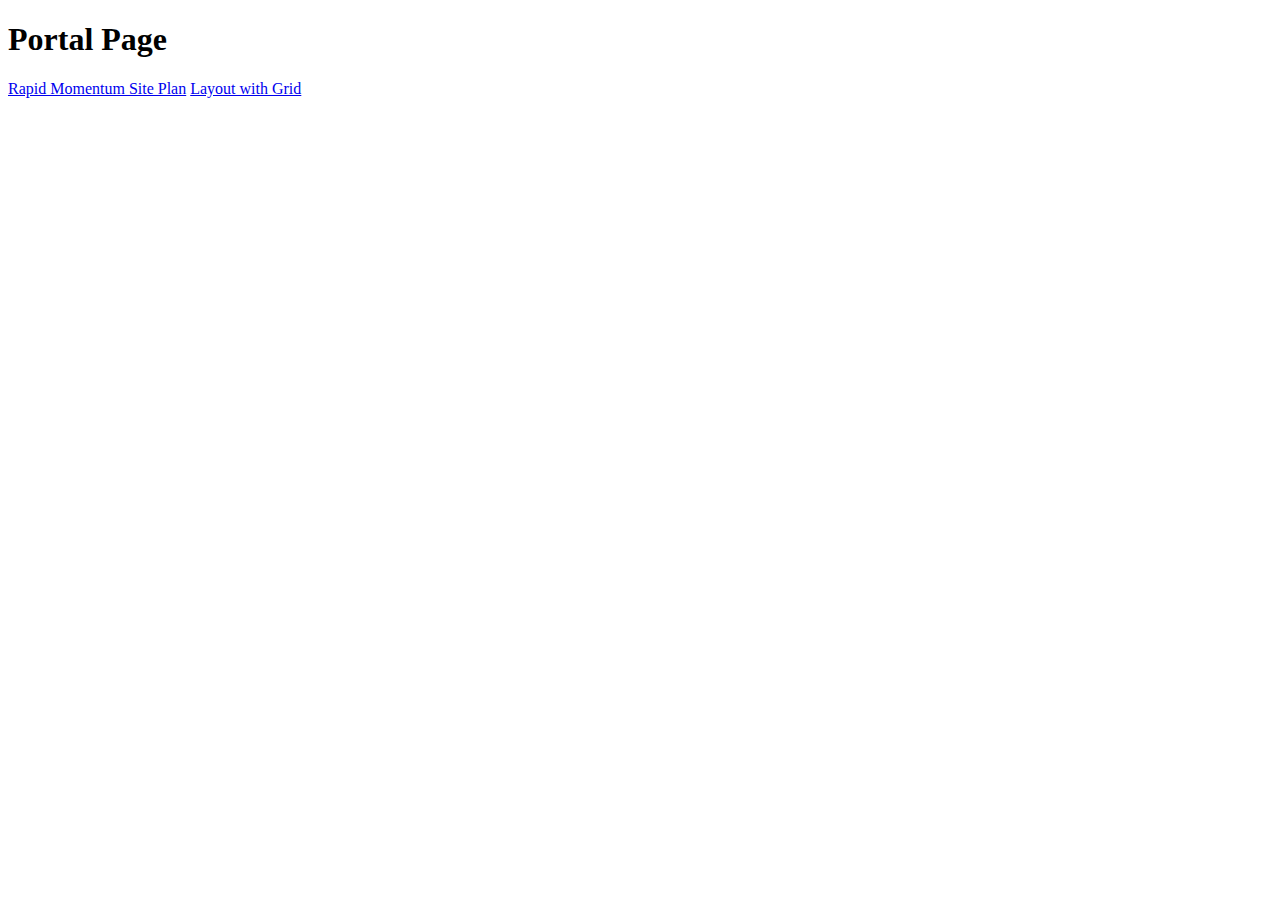
<file: index.html>
<!DOCTYPE html>
<html lang="en">
<head>
    <meta charset="UTF-8">
    <meta http-equiv="X-UA-Compatible" content="IE=edge">
    <meta name="viewport" content="width=device-width, initial-scale=1.0">
    <title>Portal Page</title>
</head>
<body>
    <h1>Portal Page</h1>
    <a href="wwr/site-plan-rafting.html">Rapid Momentum Site Plan</a>
    <a href = "positioning.html">Layout with Grid</a>
</body>
</html>
</file>
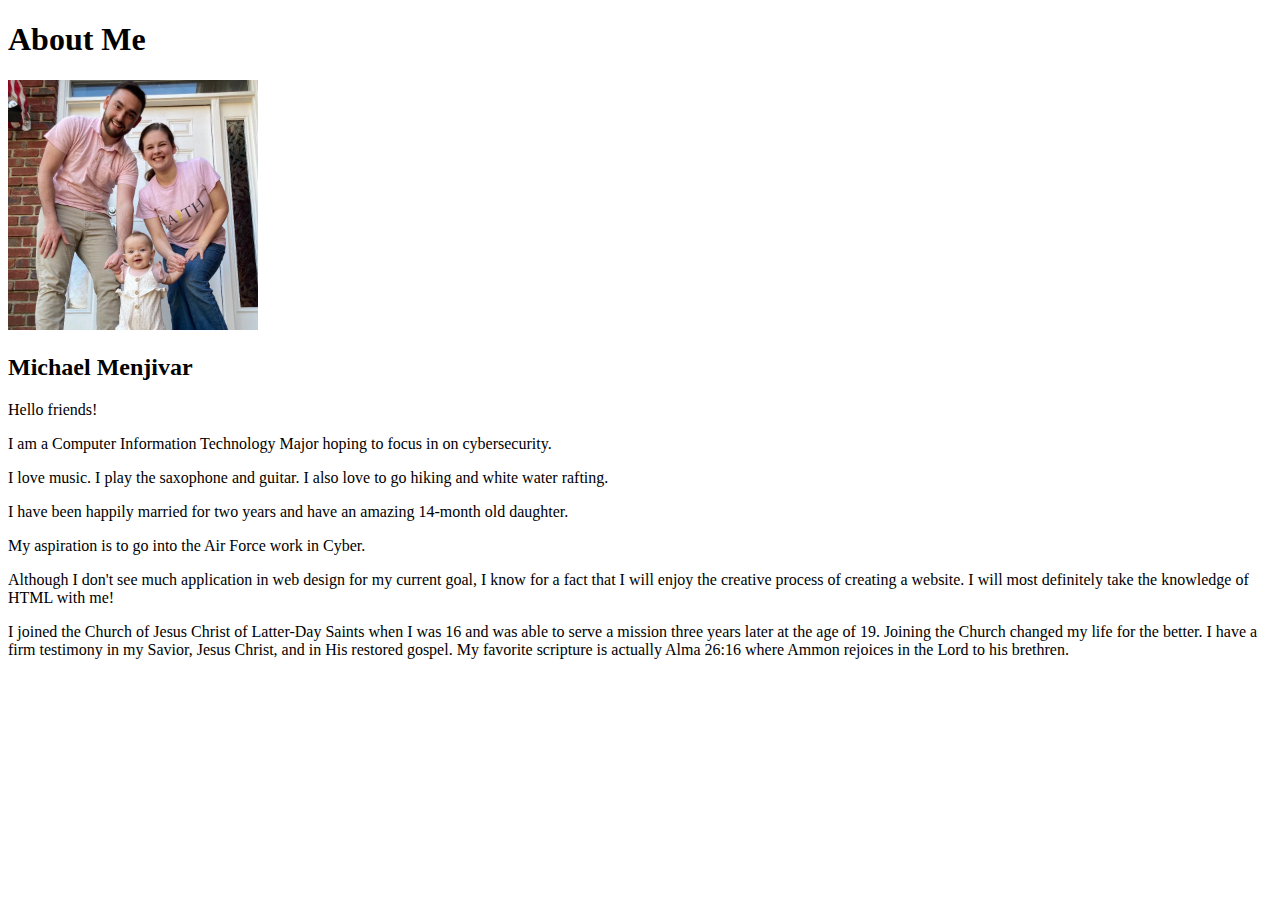
<file: aboutme/index.html>
<!DOCTYPE html>
<html lang="en">
    <head>
        <meta charset="UTF-8">
        <meta http-equiv="X-UA-Compatible" content="IE=edge">
        <meta name="viewport" content="width=device-width, initial-scale=1.0">
        <title>All About Me</title>
    </head>
    <body>
        <h1>About Me</h1>
        <img src="images/MenjiFam.jpg" alt="MenjiFam Picture" width="250">
        <h2>Michael Menjivar</h2>
        <p>Hello friends!</p>
        <p>I am a Computer Information Technology Major hoping to focus in on cybersecurity.</p>
        <p>I love music. I play the saxophone and guitar. I also love to go hiking and white water rafting.</p>
        <p>I have been happily married for two years and have an amazing 14-month old daughter.</p>
        <p>My aspiration is to go into the Air Force work in Cyber.</p>
        <p>Although I don't see much application in web design for my current goal, I know for a fact that I will enjoy the creative process of creating a website. I will most definitely take the knowledge of HTML with me!</p>
        <p>I joined the Church of Jesus Christ of Latter-Day Saints when I was 16 and was able to serve a mission three years later at the age of 19. Joining the Church changed my life for the better. I have a firm testimony in my Savior, Jesus Christ, and in His restored gospel. My favorite scripture is actually Alma 26:16 where Ammon rejoices in the Lord to his brethren.</p>
    </body>
</html>
</file>
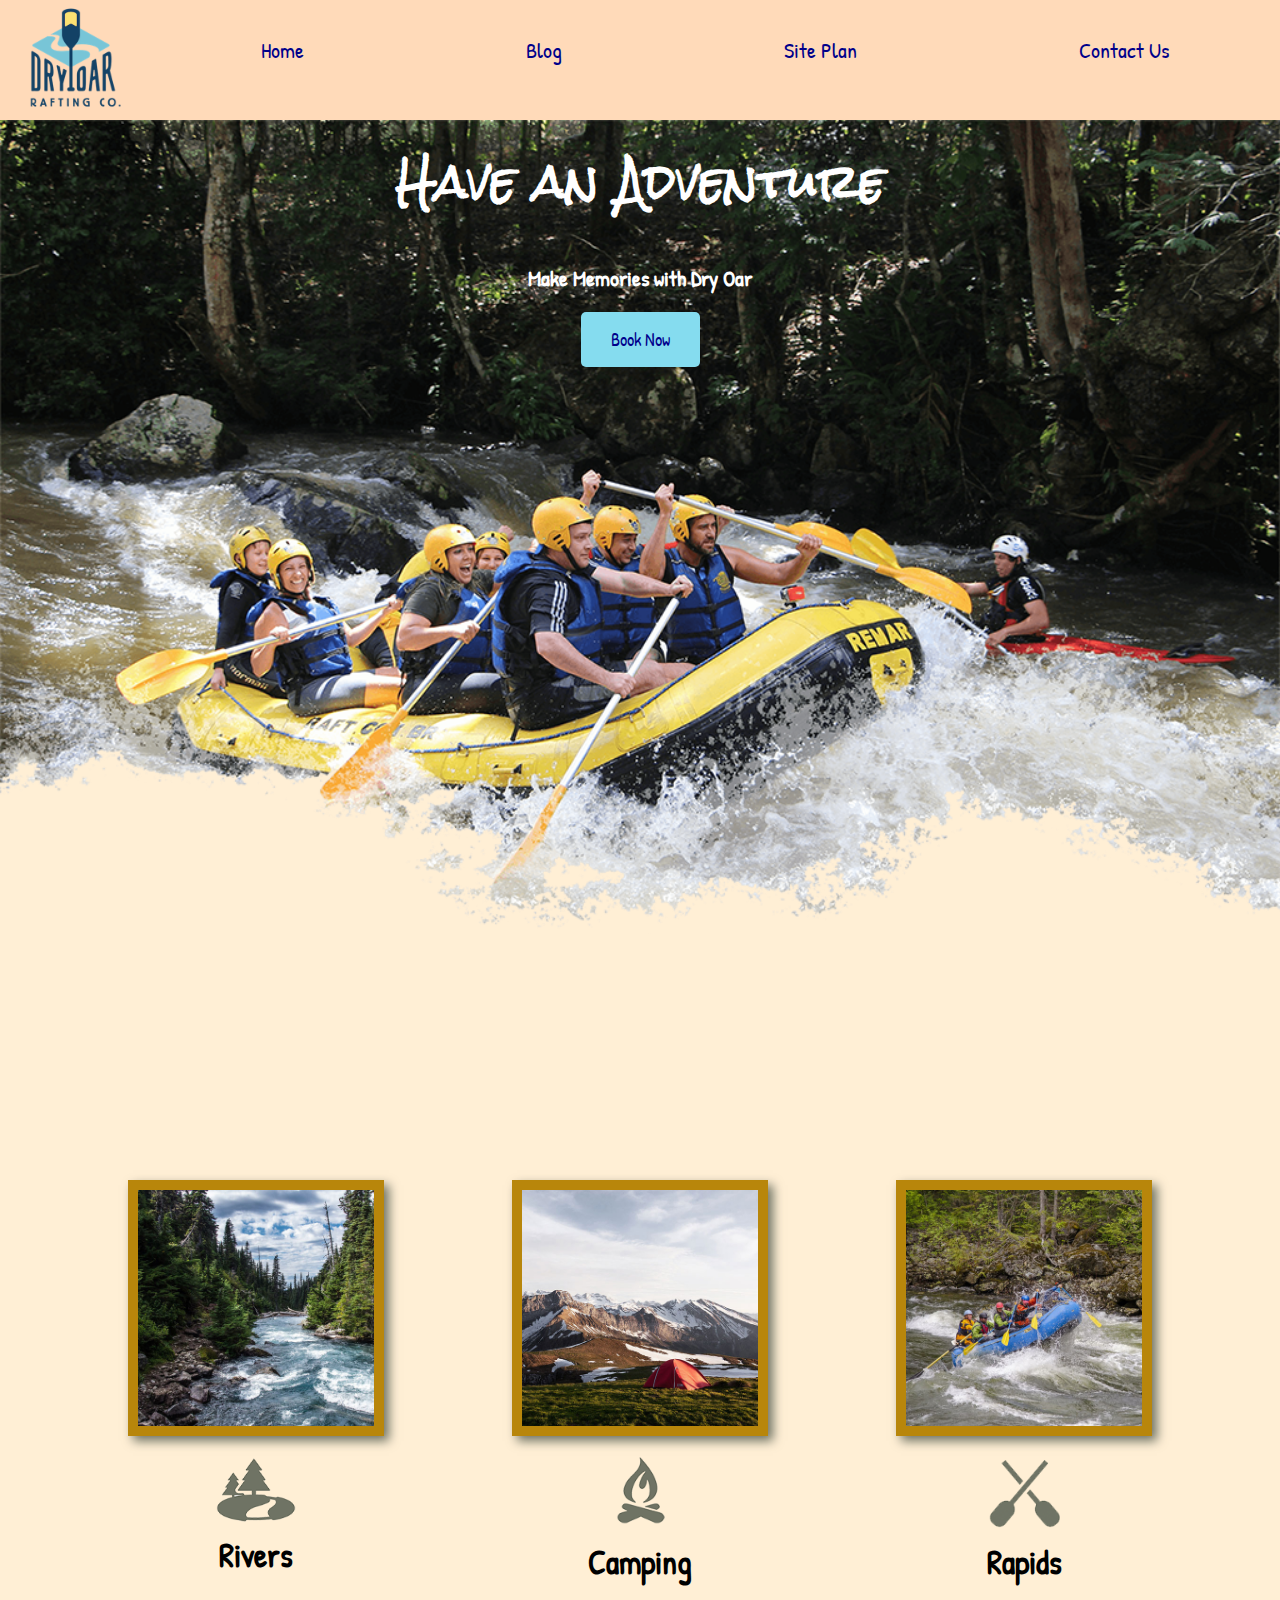
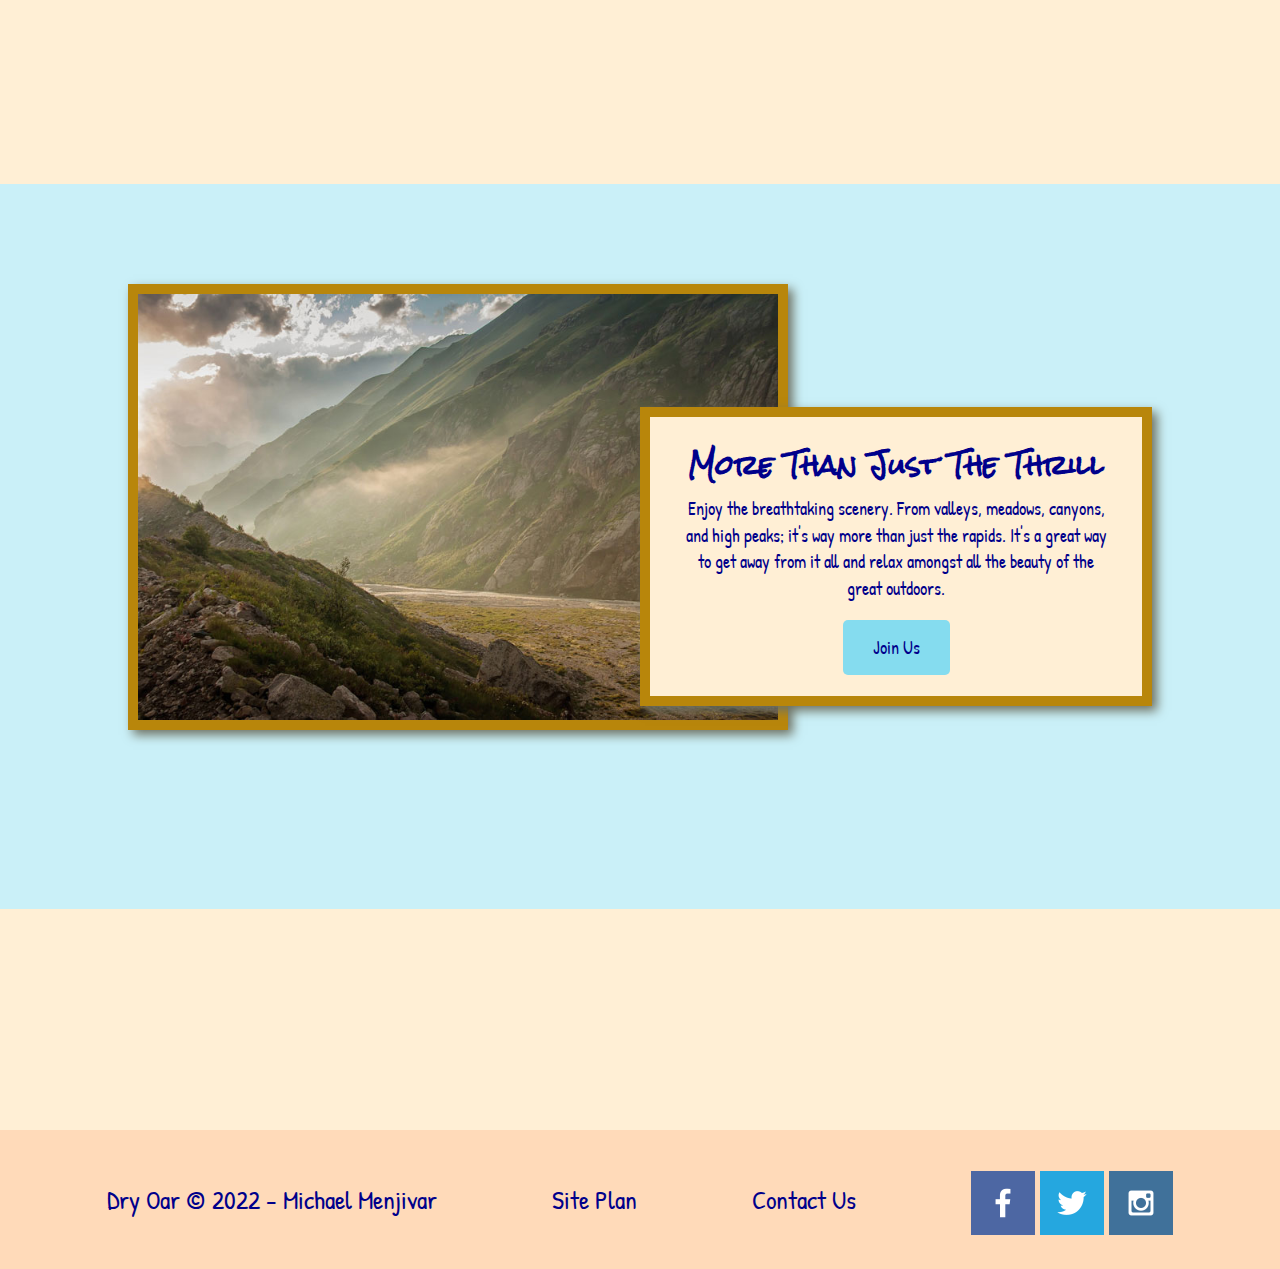
<file: wwr/index.html>
<!DOCTYPE html>
<html lang="en">
<head>
    <meta charset="UTF-8">
    <meta http-equiv="X-UA-Compatible" content="IE=edge">
    <meta name="viewport" content="width=device-width, initial-scale=1.0">
    <title>Dry Oar Home Page</title>
    <link rel="stylesheet" href="styles/styles.css">
</head>
<body>
    <div id="content">
        <header>
            <a id="logo_link" href ="index.html">
                <img class="logo" src="images/dryoarlogo.png" alt="Dry Oar Logo">
            </a>
            <nav>
                <a href="index.html">Home</a>
                <a href="blog.html">Blog</a>
                <a href="site-plan-rafting.html">Site Plan</a>
                <a href="contactus.html">Contact Us</a>
            </nav>
        </header>
        <div id="hero">
            <div id="hero-box">
                <img id="hero-img" src="images/hero.png" alt="People enjoying white water rafting">
            </div>
            <section id="hero-msg">
                <h1 class="home-title">Have an Adventure</h1>
                <h4>Make Memories with Dry Oar</h4>
                <div class="button-box">
                    <a class="book" href="rates.html">Book Now</a>
                </div>
            </section>
        </div>
        <main class="home-grid">
            <section class="rivers-card">
                <img class="card-img" src="images/rivers.jpg" alt="river in forest">
                <img class="icon" src="images/river_icon.png" alt="river icon">
                <h2>Rivers</h2>
            </section>
            <section class="camping-card">
                <img class="card-img" src="images/camping.jpg" alt="tent in mountains">
                <img class="icon" src="images/fire_icon.png" alt="fire icon">
                <h2>Camping</h2>
            </section>
            <section class="rapids-card">
                <img class="card-img" src="images/rapids.jpg" alt="rafting boat">
                <img class="icon" src="images/oars.png" alt="oars icon">
                <h2>Rapids</h2>
            </section>
            <div id="background"></div>
            <img class="mountains" src="images/mountains.jpg" alt="Misty mountains">
            <section class="msg">
                <h2>More Than Just The Thrill</h2>
                <p>Enjoy the breathtaking scenery. From valleys, meadows, canyons, and high peaks; it's way more than just the rapids. It's a great way to get away from it all and relax amongst all the beauty of the great outdoors. </p>
                <a class='join' href="rivers.html">Join Us</a>
            </section>
        </main>
        <footer>
            <p>Dry Oar &copy; 2022 - Michael Menjivar</p>
            <p><a href="site-plan-rafting.html">Site Plan</a></p>
            <p><a href="contactus.html">Contact Us</a></p>
            <div class="social">
                <a href="https://facebook.com" target="_blank">
                    <img src="images/facebook.png" alt="fb icon">
                </a>
                <a href="https://twitter.com" target="_blank">
                    <img src="images/twitter.png" alt="twitter icon">
                </a>
                <a href="https://instagram.com" target="_blank">
                    <img src="images/instagram.png" alt="instagram icon">
                </a>
            </div>
        </footer>
    </div>
</html>
</file>
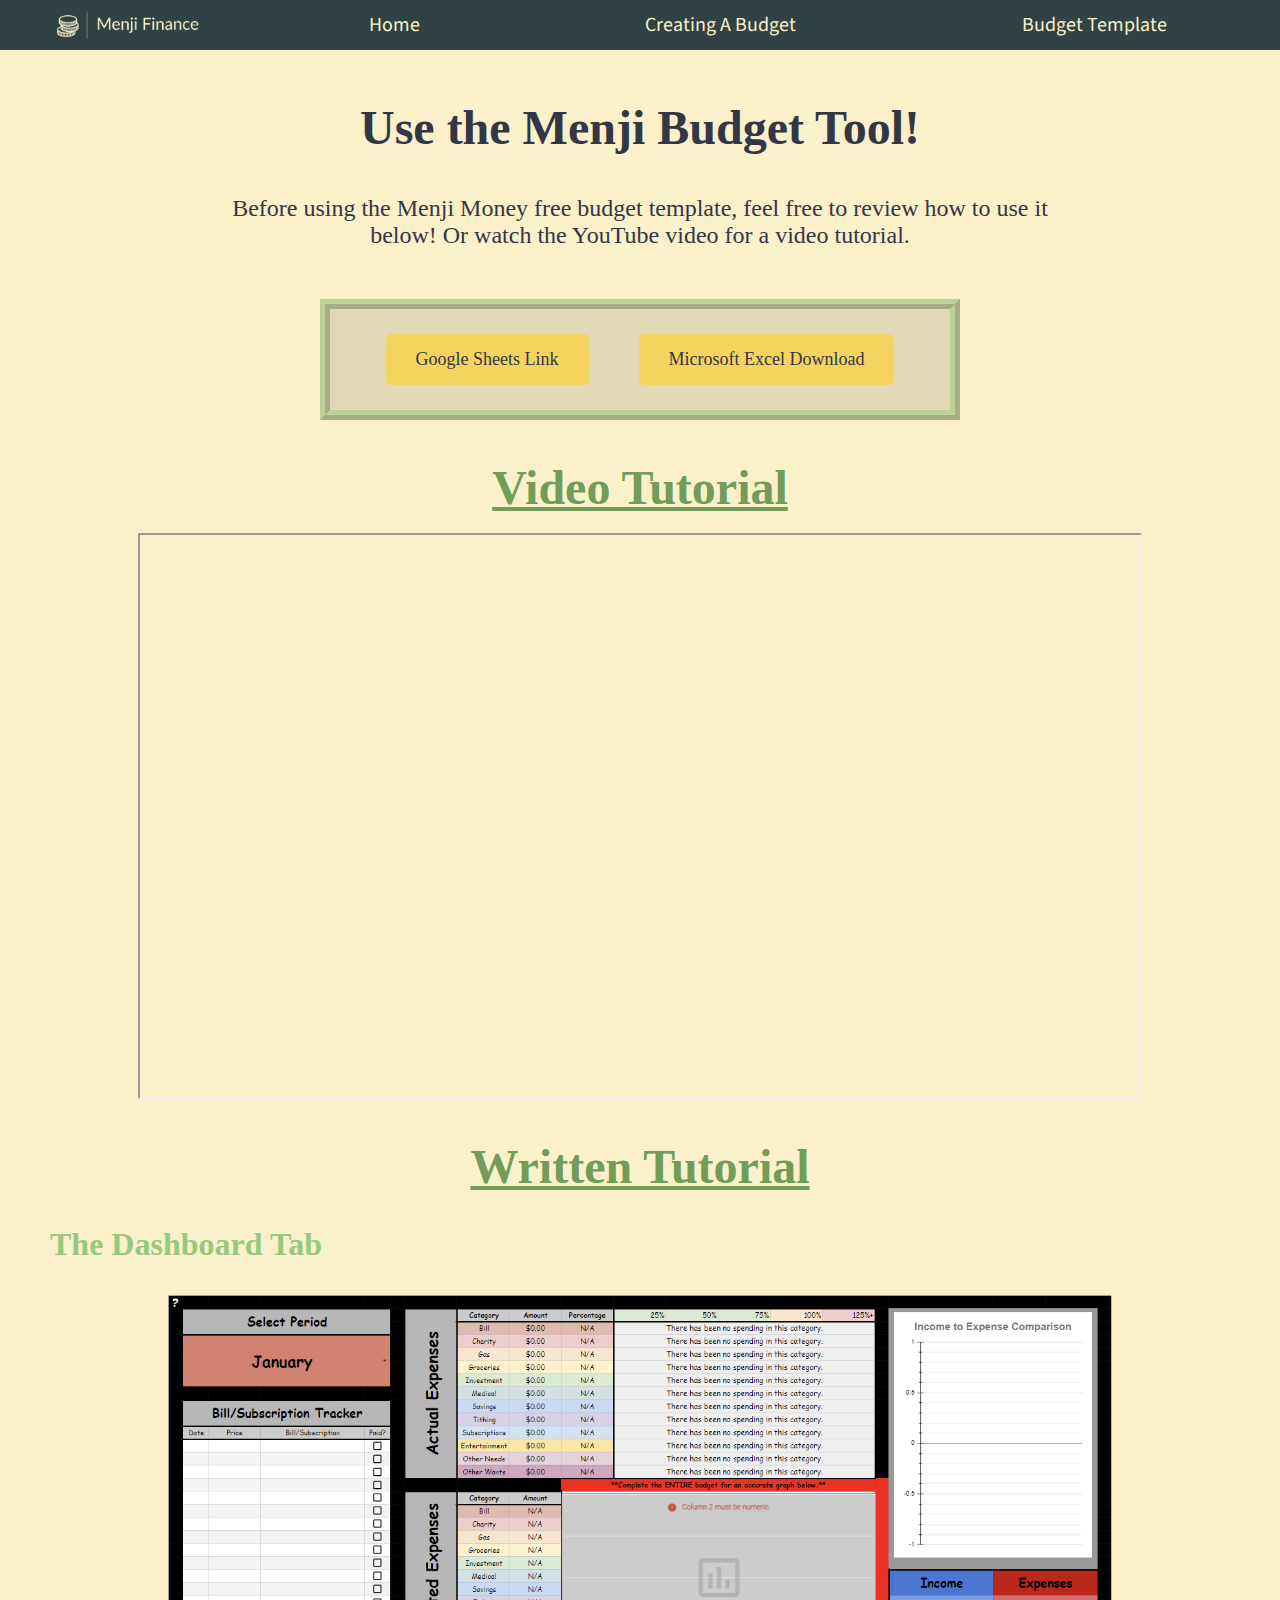
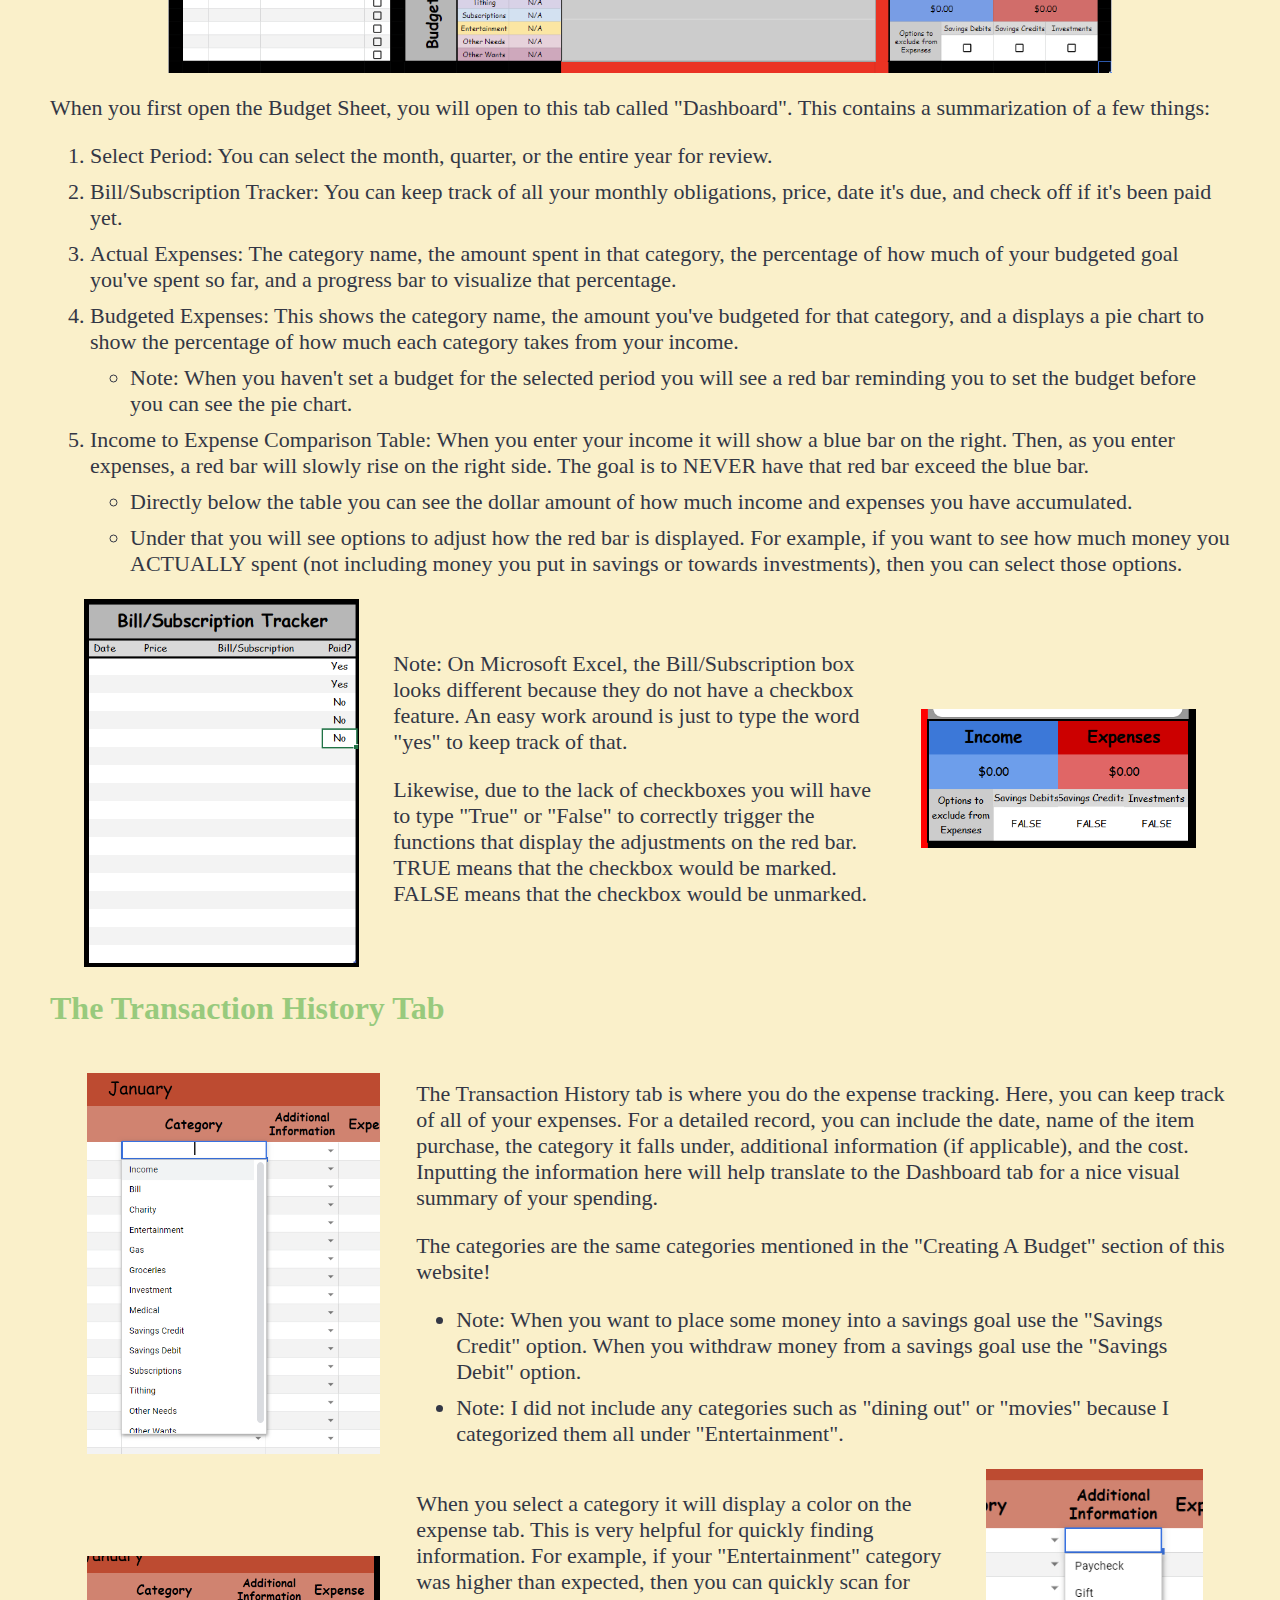
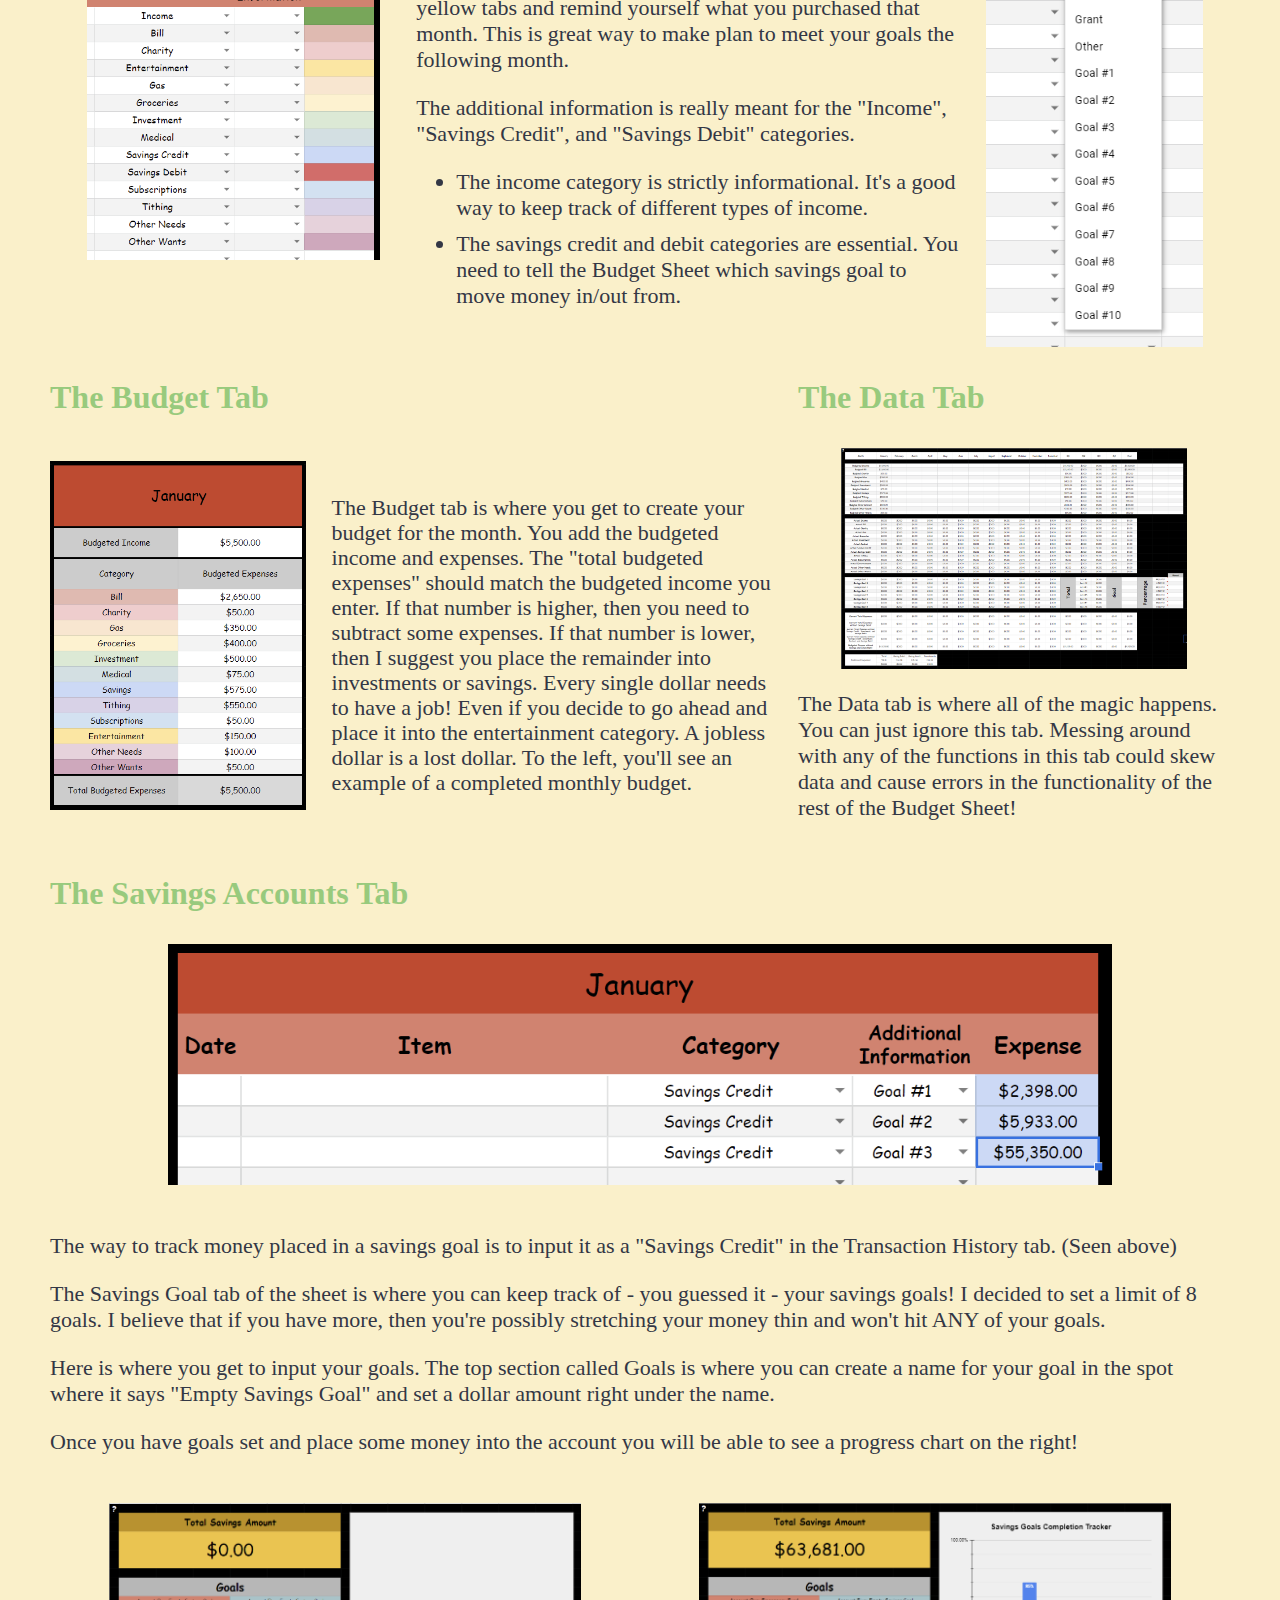
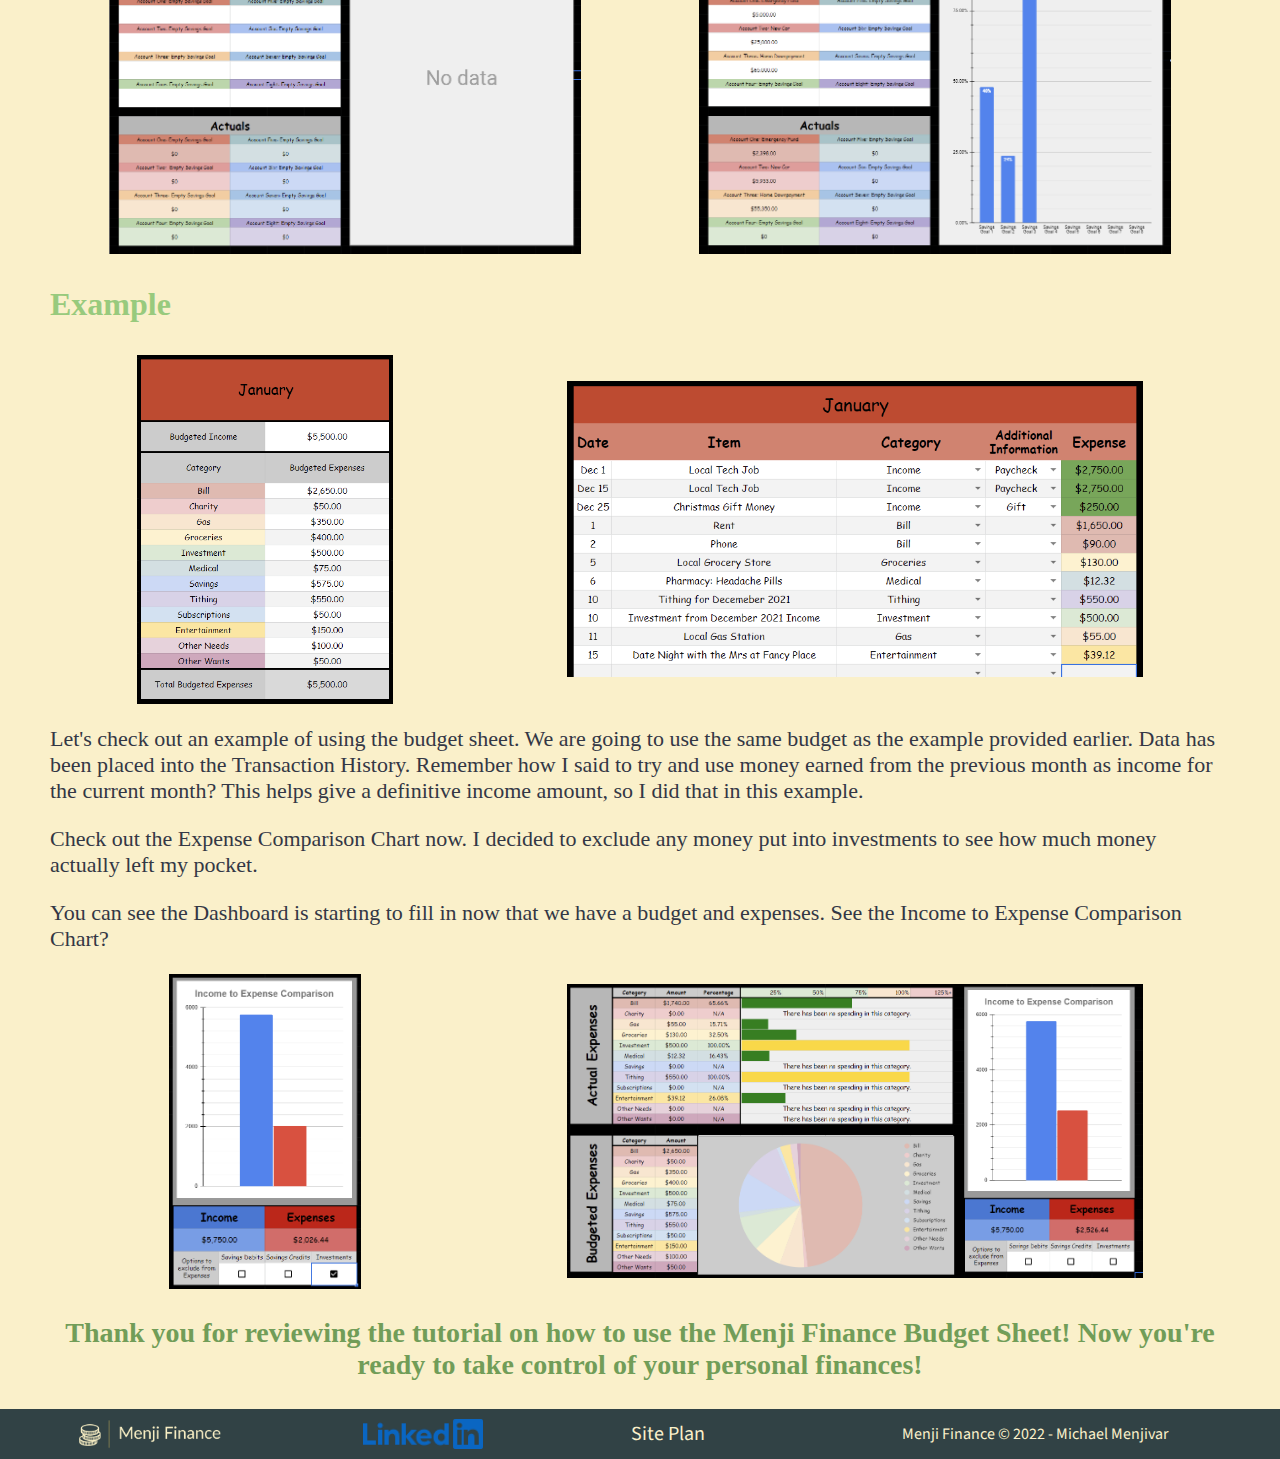
<file: mf/budget_template.html>
<!DOCTYPE html>
<html lang="en">
<head>
    <meta charset="UTF-8">
    <meta http-equiv="X-UA-Compatible" content="IE=edge">
    <meta name="viewport" content="width=device-width, initial-scale=1.0">
    <title>Menji Finance | Budget Template Page</title>
    <link rel="stylesheet" href="styles/styles.css">
</head>
<body>
    <header>
        <img src="images/LogoYellow.png" alt="Menji Finance Logo"  class="logo">
        <nav>
            <a href="index.html">Home</a>
            <a href="create_budget.html">Creating A Budget</a>
            <a href="budget_template.html">Budget Template</a>
        </nav>
    </header>
    <main>
        <!-- This div is the introduction blurb and includes the download links. -->
        <div class="budget-intro">
            <h2>Use the Menji Budget Tool!</h2>
            <p>Before using the Menji Money free budget template, feel free to review how to use it below! Or watch the YouTube video for a video tutorial.</p>
            <div class="button-grid">
                <a class="button" href="https://docs.google.com/spreadsheets/d/1yKCGumi1FXW72wZKWoQe5vZT8h9LFHiaKliDYX9UGko/edit?usp=sharing" target="_blank">Google Sheets Link</a>
                <a class="button" href="BudgetSheetTemplate.xlsx" download>Microsoft Excel Download</a>
            </div>
        </div>
        <!-- This div section is the YouTube video. -->
        <div>
            <h2 class = "tutorial-header">Video Tutorial</h2>
            <iframe width="1000" height="562.5" src="https://youtube.com/embed/tmNn45hu5dk" id="youtube-video"></iframe>
        </div>
        <!-- This section includes the written tutorial. -->
        <h2 class = "tutorial-header">Written Tutorial</h2>
        <section class = "written-tutorial">
            <h3 class="written-tutorial-tab-header">The Dashboard Tab</h3>
                <section class="dashboard-grid">
                    <img src="images/BudgetSheet_HomePage_Full.png" alt="Menji Budget Sheet HomePage" id="dashboard-grid-img1">
                    <div id="dashboard-grid-text1">
                        <p>When you first open the Budget Sheet, you will open to this tab called "Dashboard". This contains a summarization of a few things:</p>
                        <ul>
                            <li class="numbered-list">Select Period: You can select the month, quarter, or the entire year for review.</li>
                            <li class="numbered-list">Bill/Subscription Tracker: You can keep track of all your monthly obligations, price, date it's due, and check off if it's been paid yet.</li>
                            <li class="numbered-list">Actual Expenses: The category name, the amount spent in that category, the percentage of how much of your budgeted goal you've spent so far, and a progress bar to visualize that percentage.</li>
                            <li class="numbered-list">Budgeted Expenses: This shows the category name, the amount you've budgeted for that category, and a displays a pie chart to show the percentage of how much each category takes from your income.</li>
                            <ul>
                                <li>Note: When you haven't set a budget for the selected period you will see a red bar reminding you to set the budget before you can see the pie chart.</li>
                            </ul>
                            <li class="numbered-list">Income to Expense Comparison Table: When you enter your income it will show a blue bar on the right. Then, as you enter expenses, a red bar will slowly rise on the right side. The goal is to NEVER have that red bar exceed the blue bar.</li>
                            <ul>
                                <li>Directly below the table you can see the dollar amount of how much income and expenses you have accumulated.</li>
                                <li>Under that you will see options to adjust how the red bar is displayed. For example, if you want to see how much money you ACTUALLY spent (not including money you put in savings or towards investments), then you can select those options.</li>
                            </ul>
                        </ul>
                    </div>
                    <img src="images/BudgetSheet_ExcelDifference_BillTracker.png" alt="Excel Difference 1" id="dashboard-grid-img2">
                    <img src="images/BudgetSheet_ExcelDifference_IncomeExpenseTool.png" alt="Excel Difference 2" id="dashboard-grid-img3">
                    <div id="dashboard-grid-text2">
                        <p>Note: On Microsoft Excel, the Bill/Subscription box looks different because they do not have a checkbox feature. An easy work around is just to type the word "yes" to keep track of that.</p>
                        <p>Likewise, due to the lack of checkboxes you will have to type "True" or "False" to correctly trigger the functions that display the adjustments on the red bar. TRUE means that the checkbox would be marked. FALSE means that the checkbox would be unmarked.</p>
                    </div>
                </section>
            
            <h3 class="written-tutorial-tab-header">The Transaction History Tab</h3>
                <section class="transaction-grid">
                    <div id="transaction-grid-text1">
                        <p>The Transaction History tab is where you do the expense tracking. Here, you can keep track of all of your expenses. For a detailed record, you can include the date, name of the item purchase, the category it falls under, additional information (if applicable), and the cost. Inputting the information here will help translate to the Dashboard tab for a nice visual summary of your spending.</p>
                        <p>The categories are the same categories mentioned in the "Creating A Budget" section of this website!</p>
                        <ul>
                            <li>Note: When you want to place some money into a savings goal use the "Savings Credit" option. When you withdraw money from a savings goal use the "Savings Debit" option.</li>
                            <li>Note: I did not include any categories such as "dining out" or "movies" because I categorized them all under "Entertainment".</li>
                        </ul>
                    </div>
                    <img src="images/BudgetSheet_TransactionHistory_CategorySelection.png" alt="Category Selection" id="transaction-grid-img2">
                    <div id="transaction-grid-text2">
                        <p>When you select a category it will display a color on the expense tab. This is very helpful for quickly finding information. For example, if your "Entertainment" category was higher than expected, then you can quickly scan for yellow tabs and remind yourself what you purchased that month. This is great way to make plan to meet your goals the following month.</p>
                        <p>The additional information is really meant for the "Income", "Savings Credit", and "Savings Debit" categories.</p>
                        <ul>
                            <li>The income category is strictly informational. It's a good way to keep track of different types of income.</li>
                            <li>The savings credit and debit categories are essential. You need to tell the Budget Sheet which savings goal to move money in/out from.</li>
                        </ul>
                    </div>

                    <img src="images/BudgetSheet_TransactionHistory_CategorySelectionColorCode.png" alt="Category Selection Color Code" id="transaction-grid-img3">


                    <img src="images/BudgetSheet_TransactionHistory_AdditionalInformation.png" alt="Additional Information Selection" id="transaction-grid-img4">
                </section>

                <section class="budget-and-data-grid">
                    <h3 class="written-tutorial-tab-header" id="budget-tab-header">The Budget Tab</h3>
                    <img src="images/BudgetSheet_Budget_Example.png" alt="Budget Example" id="budget-grid-img">
                    <p id="budget-grid-text">The Budget tab is where you get to create your budget for the month. You add the budgeted income and expenses. The "total budgeted expenses" should match the budgeted income you enter. If that number is higher, then you need to subtract some expenses. If that number is lower, then I suggest you place the remainder into investments or savings. Every single dollar needs to have a job! Even if you decide to go ahead and place it into the entertainment category. A jobless dollar is a lost dollar. To the left, you'll see an example of a completed monthly budget.</p>
                    <h3 class="written-tutorial-tab-header" id="data-tab-header">The Data Tab</h3>  
                    <img src="images/BudgetSheet_Data_Overview.png" alt="Data Page" id="data-grid-img">
                    <p id="data-grid-text">The Data tab is where all of the magic happens. You can just ignore this tab. Messing around with any of the functions in this tab could skew data and cause errors in the functionality of the rest of the Budget Sheet!</p>  
                </section>
                
            <h3 class="written-tutorial-tab-header">The Savings Accounts Tab</h3>
                <section class="savings-grid">
                    <img src="images/BudgetSheet_SavingsAccounts_Overview.png" alt="Savings Accounts Page" id="savings-grid-img1">
                    <img src="images/BudgetSheet_SavingsAccounts_Example.png" alt="Savings Example pt1" id="savings-grid-img2">

                    <section id="savings-grid-text">
                        <p>The way to track money placed in a savings goal is to input it as a "Savings Credit" in the Transaction History tab. (Seen above)</p>
                        <p>The Savings Goal tab of the sheet is where you can keep track of -  you guessed it - your savings goals! I decided to set a limit of 8 goals. I believe that if you have more, then you're possibly stretching your money thin and won't hit ANY of your goals.</p>
                        <p>Here is where you get to input your goals. The top section called Goals is where you can create a name for your goal in the spot where it says "Empty Savings Goal" and set a dollar amount right under the name.</p>
                        <p>Once you have goals set and place some money into the account you will be able to see a progress chart on the right!</p>
                    </section>

                    <img src="images/BudgetSheet_SavingsAccounts_Example2.png" alt="Savings Example pt2" id="savings-grid-img3">
                </section>

            <h3 class="written-tutorial-tab-header">Example</h3>
                <section class="example-grid">
                    <img src="images/BudgetSheet_Budget_Example.png" alt="Budget Example" id="example-grid-img1">    
                    <img src="images/BudgetSheet_Example1.1.png" alt="Example pt1" id="example-grid-img2">
                    <div id="example-grid-text">
                        <p>Let's check out an example of using the budget sheet. We are going to use the same budget as the example provided earlier. Data has been placed into the Transaction History. Remember how I said to try and use money earned from the previous month as income for the current month? This helps give a definitive income amount, so I did that in this example.</p>
                        <p>Check out the Expense Comparison Chart now. I decided to exclude any money put into investments to see how much money actually left my pocket.</p>
                        <p>You can see the Dashboard is starting to fill in now that we have a budget and expenses. See the Income to Expense Comparison Chart?</p>
                    </div>

                    <img src="images/BudgetSheet_Example1.2.png" alt="Example pt2" id="example-grid-img3">

                    <img src="images/BudgetSheet_Example1.3.png" alt="Example pt3" id="example-grid-img4">
                </section>

        </section>
        <!-- This section is the concluding note. -->
        <div class = "written-tutorial-concluding-div">
            <p>Thank you for reviewing the tutorial on how to use the Menji Finance Budget Sheet! Now you're ready to take control of your personal finances!</p>
        </div>
    </main>
    <footer>
        <a href = "index.html">
            <img src="images/LogoYellow.png" alt="Menji Finance Logo" class="logo">
        </a>
        <a href="https://www.linkedin.com/in/michael-menjivar-2b224a214/" target="_blank">
            <img src="images/linkedin.png" alt="linkedin icon" id="footer-linkedin">
        </a>
        <a href="site-plan.html" id="footer-site-plan">Site Plan</a>
        <p>Menji Finance &copy; 2022 - Michael Menjivar</p>
    </footer>
</body>
</html>
</file>
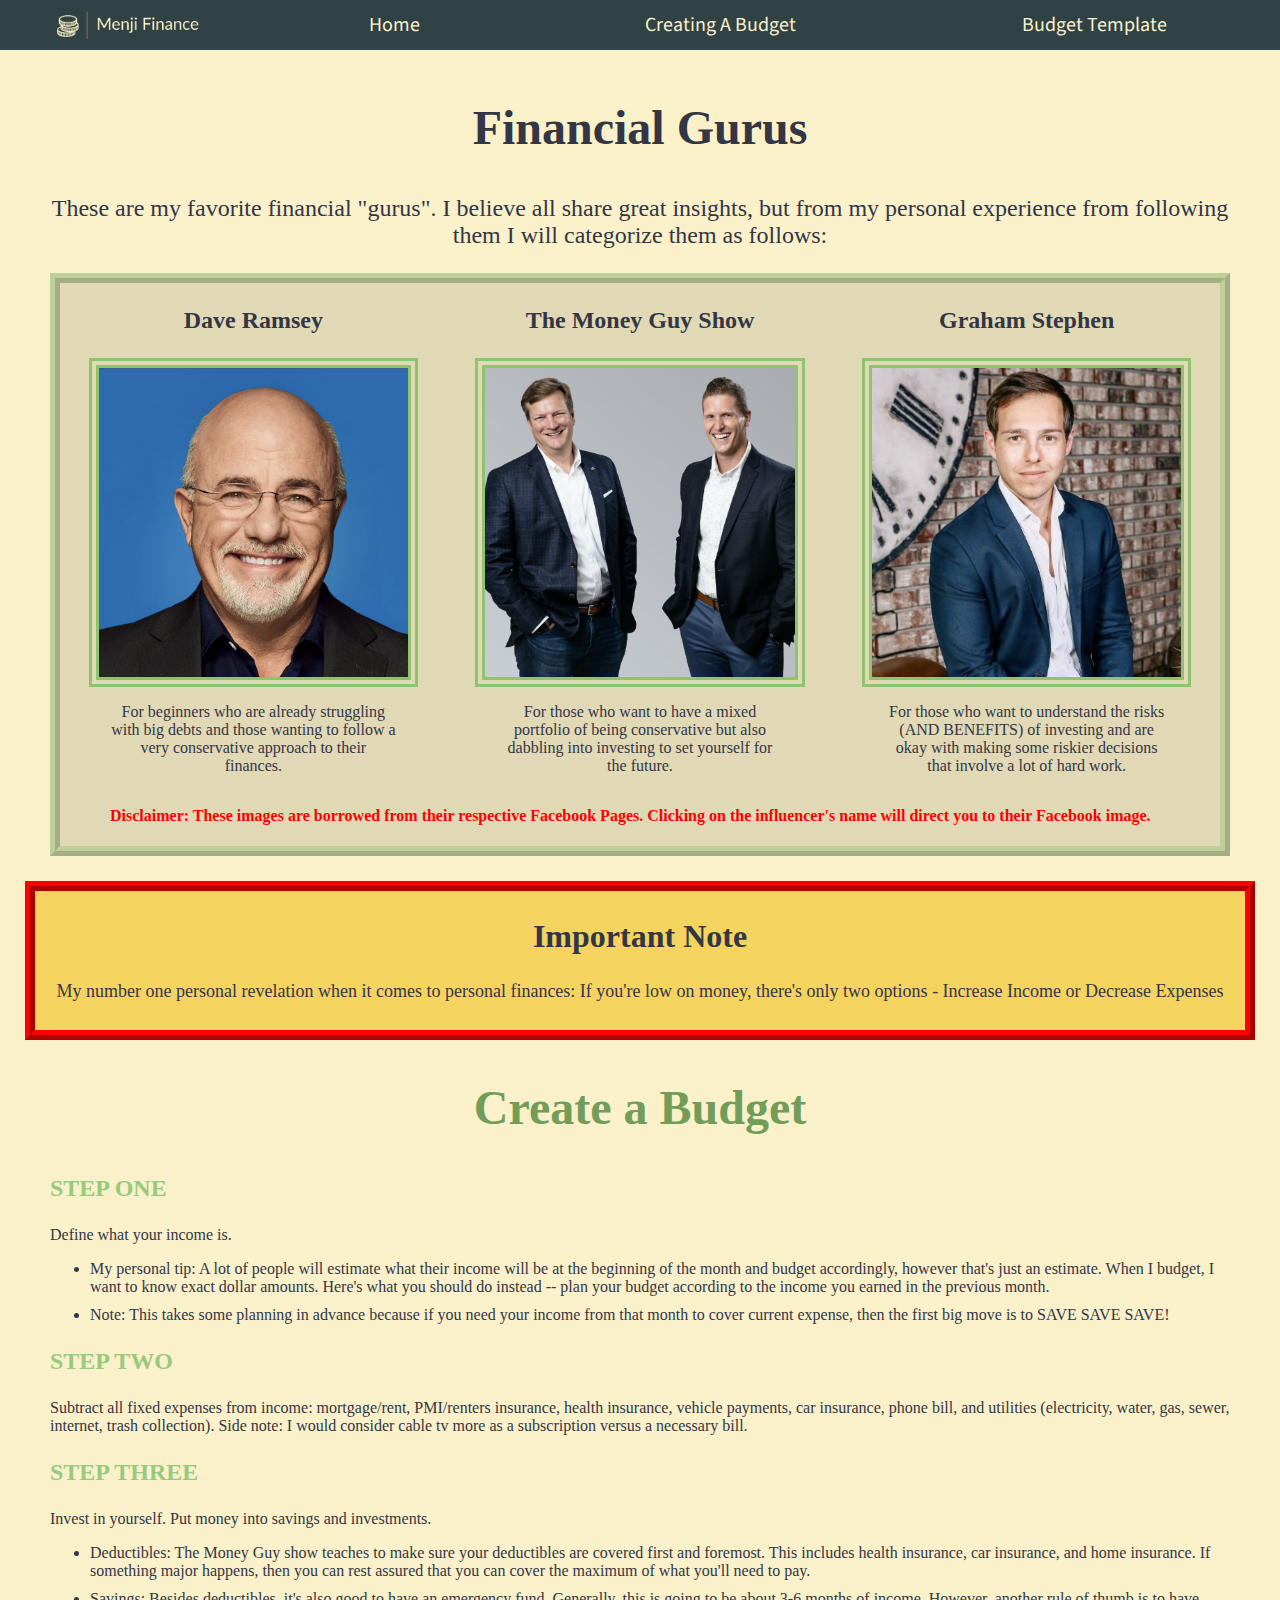
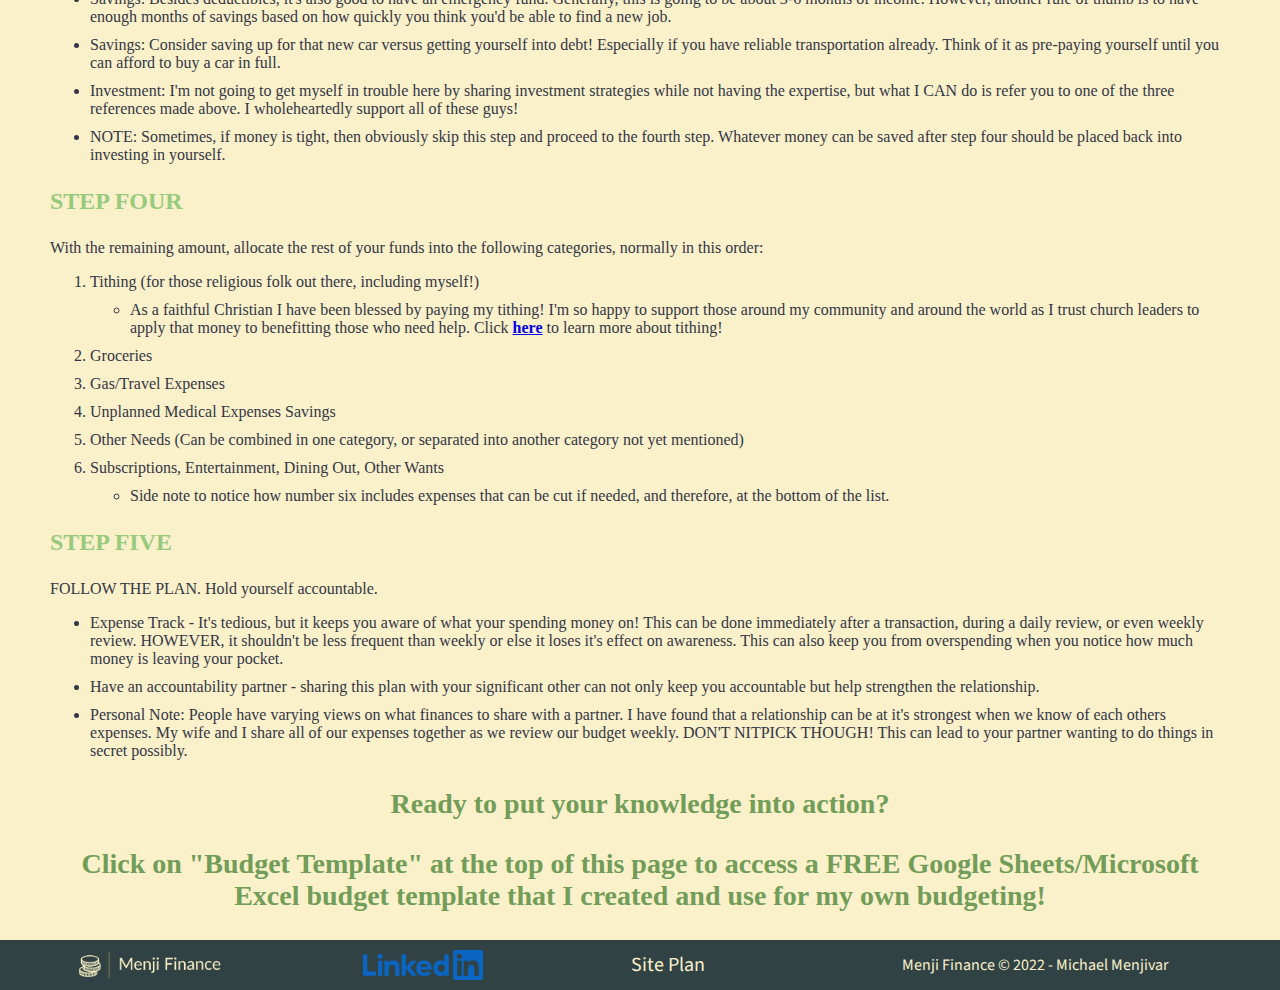
<file: mf/create_budget.html>
<!DOCTYPE html>
<html lang="en">
<head>
    <meta charset="UTF-8">
    <meta http-equiv="X-UA-Compatible" content="IE=edge">
    <meta name="viewport" content="width=device-width, initial-scale=1.0">
    <title>Menji Finance | Creating A Budget Page</title>
    <link rel="stylesheet" href="styles/styles.css">
</head>
<body>
    <header>
        <img src="images/LogoYellow.png" alt="Menji Finance Logo"  class="logo">
        <nav>
            <a href="index.html">Home</a>
            <a href="create_budget.html">Creating A Budget</a>
            <a href="budget_template.html">Budget Template</a>
        </nav>
    </header>
    <main>
        <!-- This section highlights the financial gurus. -->
        <h2 id = "gurus-header">Financial Gurus</h2>
        <p id = "gurus-text">These are my favorite financial "gurus". I believe all share great insights, but from my personal experience from following them I will categorize them as follows:</p>
        <section class = "gurus">
            <!-- Dave Ramsey. -->
            <a href = "https://www.facebook.com/daveramsey/photos/a.428980335885/10158270868985886/"><h3 id = "gurus-dave-header">Dave Ramsey</h3></a>
            <img src="images/dave.png" id="gurus-dave-img" alt="Dave Ramsey">
            <p id = "gurus-dave-text">For beginners who are already struggling with big debts and those wanting to follow a very conservative approach to their finances.</p>
            <!-- Money Guy. -->
            <a href = "https://www.facebook.com/photo/?fbid=650915753389601&set=pb.100054135470161.-2207520000."><h3 id = "gurus-moneyguy-header">The Money Guy Show</h3></a>
            <img src="images/moneyguy.png" id="gurus-moneyguy-img" alt="The Money Guy Show">
            <p id = "gurus-moneyguy-text">For those who want to have a mixed portfolio of being conservative but also dabbling into investing to set yourself for the future.</p>
            <!-- Graham Stephen. -->
            <a href = "https://www.facebook.com/GPStephan/photos/a.186604538509949/186605101843226/"><h3 id = "gurus-graham-header">Graham Stephen</h3></a>
            <img src="images/graham.png" id="gurus-graham-img" alt="Graham Stephen">
            <p id = "gurus-graham-text">For those who want to understand the risks (AND BENEFITS) of investing and are okay with making some riskier decisions that involve a lot of hard work.</p>
            <p id = "gurus-disclaimer">Disclaimer: These images are borrowed from their respective Facebook Pages. Clicking on the influencer's name will direct you to their Facebook image.</p>
        </section>
        <!-- This div is an Important Note blurb. -->
        <div class = "create-important">
            <h2>Important Note</h2>
            <p>My number one personal revelation when it comes to personal finances: If you're low on money, there's only two options - Increase Income or Decrease Expenses</p>
        </div>
        <!-- This section includes the steps to creating a budget. -->
        <h2 id = "create-budget-header">Create a Budget</h2>
        <section class = "create-budget">
            <h3 class="create-budget-step-header">STEP ONE</h3>
            <p>Define what your income is.</p>
            <ul>
                <li>My personal tip: A lot of people will estimate what their income will be at the beginning of the month and budget accordingly, however that's just an estimate. When I budget, I want to know exact dollar amounts. Here's what you should do instead -- plan your budget according to the income you earned in the previous month.</li>
                <li>Note: This takes some planning in advance because if you need your income from that month to cover current expense, then the first big move is to SAVE SAVE SAVE!</li>
            </ul>
            <h3 class="create-budget-step-header">STEP TWO</h3>
            <p>Subtract all fixed expenses from income: mortgage/rent, PMI/renters insurance, health insurance, vehicle payments, car insurance, phone bill, and utilities (electricity, water, gas, sewer, internet, trash collection). Side note: I would consider cable tv more as a subscription versus a necessary bill.</p>
            <h3 class="create-budget-step-header">STEP THREE</h3>
            <p>Invest in yourself. Put money into savings and investments.</p>
            <ul>

                <li>Deductibles: The Money Guy show teaches to make sure your deductibles are covered first and foremost. This includes health insurance, car insurance, and home insurance. If something major happens, then you can rest assured that you can cover the maximum of what you'll need to pay.</li>
                <li>Savings: Besides deductibles, it's also good to have an emergency fund. Generally, this is going to be about 3-6 months of income. However, another rule of thumb is to have enough months of savings based on how quickly you think you'd be able to find a new job.</li>
                <li>Savings: Consider saving up for that new car versus getting yourself into debt! Especially if you have reliable transportation already. Think of it as pre-paying yourself until you can afford to buy a car in full.</li>
                <li>Investment: I'm not going to get myself in trouble here by sharing investment strategies while not having the expertise, but what I CAN do is refer you to one of the three references made above. I wholeheartedly support all of these guys!</li>
                <li>NOTE: Sometimes, if money is tight, then obviously skip this step and proceed to the fourth step. Whatever money can be saved after step four should be placed back into investing in yourself.</li>
            </ul>
            <h3 class="create-budget-step-header">STEP FOUR</h3>
            <p>With the remaining amount, allocate the rest of your funds into the following categories, normally in this order:</p>
            <ul>
                <li class="numbered-list">Tithing (for those religious folk out there, including myself!)</li>
                <ul>
                    <li>As a faithful Christian I have been blessed by paying my tithing! I'm so happy to support those around my community and around the world as I trust church leaders to apply that money to benefitting those who need help. Click <a class="tithing" href="https://www.churchofjesuschrist.org/study/manual/gospel-topics/tithing?lang=eng">here</a> to learn more about tithing!</li>
                </ul>
                <li class="numbered-list">Groceries</li>
                <li class="numbered-list">Gas/Travel Expenses</li>
                <li class="numbered-list">Unplanned Medical Expenses Savings</li>
                <li class="numbered-list">Other Needs (Can be combined in one category, or separated into another category not yet mentioned)</li>
                <li class="numbered-list">Subscriptions, Entertainment, Dining Out, Other Wants</li>
                <ul>
                    <li>Side note to notice how number six includes expenses that can be cut if needed, and therefore, at the bottom of the list.</li>
                </ul>
            </ul>
            <h3 class="create-budget-step-header">STEP FIVE</h3>
            <p>FOLLOW THE PLAN. Hold yourself accountable.</p>
            <ul>
                <li>Expense Track - It's tedious, but it keeps you aware of what your spending money on! This can be done immediately after a transaction, during a daily review, or even weekly review. HOWEVER, it shouldn't be less frequent than weekly or else it loses it's effect on awareness. This can also keep you from overspending when you notice how much money is leaving your pocket.</li>
                <li>Have an accountability partner - sharing this plan with your significant other can not only keep you accountable but help strengthen the relationship.</li>
                <li>Personal Note: People have varying views on what finances to share with a partner. I have found that a relationship can be at it's strongest when we know of each others expenses. My wife and I share all of our expenses together as we review our budget weekly. DON'T NITPICK THOUGH! This can lead to your partner wanting to do things in secret possibly.</li>
            </ul>
        </section>
        <!-- This is a concluding div for the page. -->
        <div class="create-concluding-div">
            <p>Ready to put your knowledge into action?</p>
            <p>Click on "Budget Template" at the top of this page to access a FREE Google Sheets/Microsoft Excel budget template that I created and use for my own budgeting!</p>
        </div>
    </main>
    <footer>
        <a href = "index.html">
            <img src="images/LogoYellow.png" alt="Menji Finance Logo" class="logo">
        </a>
        <a href="https://www.linkedin.com/in/michael-menjivar-2b224a214/" target="_blank">
            <img src="images/linkedin.png" alt="linkedin icon" id="footer-linkedin">
        </a>
        <a href="site-plan.html" id="footer-site-plan">Site Plan</a>
        <p>Menji Finance &copy; 2022 - Michael Menjivar</p>
    </footer>
</body>
</html>
</file>
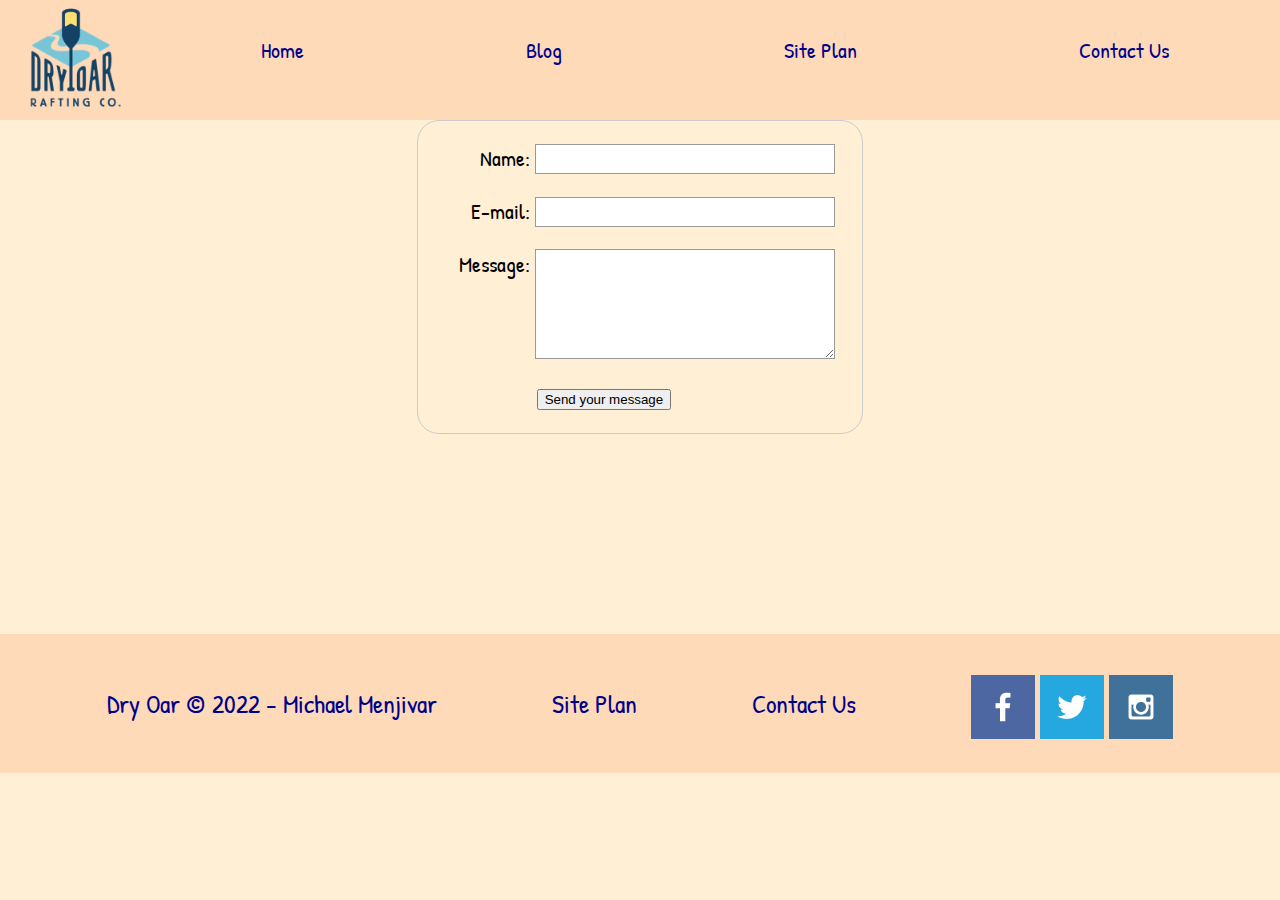
<file: wwr/contactus.html>
<!DOCTYPE html>
<html lang="en">
<head>
    <meta charset="UTF-8">
    <meta http-equiv="X-UA-Compatible" content="IE=edge">
    <meta name="viewport" content="width=device-width, initial-scale=1.0">
    <title>Dry Oar Contact Us Page</title>
    <link rel="stylesheet" href="styles/styles.css">
    <style>
        form {
            /* Center the form on the page */
            margin: 0 auto;
            width: 400px;
            /* Form outline */
            padding: 1em;
            border: 1px solid #ccc;
            border-radius: 1em;
          }
          
          ul {
            list-style: none;
            padding: 0;
            margin: 0;
          }
          
          form li + li {
            margin-top: 1em;
          }
          
          label {
            /* Uniform size & alignment */
            display: inline-block;
            width: 90px;
            text-align: right;
          }
          
          input,
          textarea {
            /* To make sure that all text fields have the same font settings
               By default, textareas have a monospace font */
            font: 1em sans-serif;
          
            /* Uniform text field size */
            width: 300px;
            box-sizing: border-box;
          
            /* Match form field borders */
            border: 1px solid #999;
          }
          
          input:focus,
          textarea:focus {
            /* Additional highlight for focused elements */
            border-color: #000;
          }
          
          textarea {
            /* Align multiline text fields with their labels */
            vertical-align: top;
          
            /* Provide space to type some text */
            height: 5em;
          }
          
          .button {
            /* Align buttons with the text fields */
            padding-left: 90px; /* same size as the label elements */
          }
          
          button {
            /* This extra margin represent roughly the same space as the space
               between the labels and their text fields */
            margin-left: 0.5em;
          }
          #feedback {
            background-color: antiquewhite;
            position: absolute;
            top: 0;
            left: 0;
            right: 0;
            padding: .5em;
            /* make this element invisible until we are ready for it */
            display: none;      
           }
           .moveDown {
            margin-top: 3em;
           }
    </style>
</head>
<body>
    <header>
        <a id="logo_link" href ="index.html">
            <img class="logo" src="images/dryoarlogo.png" alt="Dry Oar Logo">
        </a>
        <nav>
            <a href="index.html">Home</a>
            <a href="blog.html">Blog</a>
            <a href="site-plan-rafting.html">Site Plan</a>
            <a href="contactus.html">Contact Us</a>
        </nav>
    </header>
    <main>
        <div id="feedback"></div>
        <form action="" method="post">
            <ul>
              <li>
                <label for="name">Name:</label>
                <input type="text" id="name" name="user_name" />
              </li>
              <li>
                <label for="mail">E-mail:</label>
                <input type="email" id="mail" name="user_email" />
              </li>
              <li>
                <label for="msg">Message:</label>
                <textarea id="msg" name="user_message"></textarea>
              </li>
              <li class="button">
                <button type="submit">Send your message</button>
              </li>
            </ul>
          </form>
    </main>
    <footer>
        <p>Dry Oar &copy; 2022 - Michael Menjivar</p>
        <p><a href="site-plan-rafting.html">Site Plan</a></p>
        <p><a href="contactus.html">Contact Us</a></p>
        <div class="social">
            <a href="https://facebook.com" target="_blank">
                <img src="images/facebook.png" alt="fb icon">
            </a>
            <a href="https://twitter.com" target="_blank">
                <img src="images/twitter.png" alt="twitter icon">
            </a>
            <a href="https://instagram.com" target="_blank">
                <img src="images/instagram.png" alt="instagram icon">
            </a>
        </div>
    </footer>
    <script>
        // get the feedback div element so we can do something with it.
        const feedbackElement = document.getElementById('feedback');
        // get the form so we can read what was entered in it.
        const formElement = document.forms[0];
        // add a 'listener' to wait for a submission of our form. When that happens run the code below.
        formElement.addEventListener('submit', function(e) {
            // stop the form from doing the default action.
            e.preventDefault();
            // set the contents of our feedback element to a message letting the user know the form was submitted successfully. Notice that we pull the name that was entered in the form to personalize the message!
            feedbackElement.innerHTML = 'Hello '+ formElement.user_name.value +'! Thank you for your message. We will get back with you as soon as possible!';
            // make the feedback element visible.
            feedbackElement.style.display = "block";
            // add a class to move everything down so our message doesn't cover it.
            document.body.classList.toggle('moveDown');
        });
    </script>
</html>
</file>
<file: wwr/styles/styles.css>
@import url('https://fonts.googleapis.com/css2?family=Patrick+Hand&family=Rock+Salt&display=swap');

#background {
    height: 725px;
    background-color: #caf0f8;
    grid-column: 1/11;
    grid-row: 4/9;
}

#content {
    max-width:1600px;
    margin: 0 auto;
}

#hero {
    display: grid;
    grid-template-columns: 1fr 3fr 1fr;
}

#hero-box {
    grid-column: 1/4;
    grid-row: 1/2;
    z-index: -1;
}

#hero-msg {
    grid-column: 2/3;
    grid-row: 1/3;
}

#hero-msg h1, #hero-msg h4 {
    text-align: center;
    color: white;
}

#hero-img {
    width: 100%;
}

.home-grid {
    display: grid;
    grid-template-columns: repeat(10, 1fr);
}

#logo_link {
    padding-top: 5px;
    justify-self: center;
    align-self: center;
}

.book, .join {
    background-color: #85dcef;
    color: darkblue;
    text-decoration: none;
    font-size: 18px;
    padding: 15px 30px;
    margin-top: 50px;
    border-radius: 5px;
}

.book:hover, .join:hover {
    background-color:#0077b6;
    color: darkblue;
}

.button-box {
    text-align: center;
}

.card-img {
    border: 10px solid darkgoldenrod;
    width: 100%;
}

.home-title {
    color: darkblue;
    font-family: "Rock Salt", Helvetica, sans-serif;
    font-size: 2em;
    margin-top: 10px;
}

.icon {
    width: 80px;
    padding-top: 10px;
}

.logo {
    width: 100px;
}

.mountains {
    margin-top: 100px;
    margin-bottom: 200px;
    width: 100%;
    grid-column: 2/7;
    grid-row: 5/8;
    border-style: solid;
    border-width: 10px;
    border-color: darkgoldenrod;
    box-shadow: 5px 5px 10px #6f7364;
}

.msg {
    background-color: papayawhip;
    border-style: solid;
    border-width: 10px;
    border-color: darkgoldenrod;
    font-family: "Patrick Hand", Helvetica, sans-serif;
    font-size: .8em;
    line-height: 1.5em;
    padding: 35px;
    grid-column: 6/10;
    grid-row: 6/7;
    box-shadow: 5px 5px 10px #6f7364;
}

.msg h2 {
    color: darkblue;
    font-family: "Rock Salt", Helvetica, sans-serif;
}

.msg p {
    color: darkblue;
    font-family: "Patrick Hand", Helvetica, sans-serif;
    padding-bottom: 15px;
}

.rivers-card, .camping-card, .rapids-card {
    margin: 200px 0;
}

.card-img {
    border: 10px solid darkgoldenrod;
    transition: transform .5s;
    box-shadow: 5px 5px 10px #6f7364;
}

.card-img:hover {
    opacity: .6;
    transform: scale(1.1);
}

.rivers-card {
    grid-column: 2/4;
    grid-row: 2/3;
}

.camping-card {
    grid-column: 5/7;
    grid-row: 2/3;
}

.rapids-card {
    grid-column: 8/10;
    grid-row: 2/3;
}

body {
    background-color: papayawhip; 
    font-family: "Patrick Hand", Helvetica, sans-serif;
    font-size: 22px;
    margin: 0;
    padding: 0;
}

footer {
    background-color: peachpuff;
    color: darkblue;
    padding: 25px 50px;
    margin-top: 200px;
    display: flex;
    justify-content: space-around;
    align-items: center;
}

footer a {
    color: darkblue;
    text-decoration: none;
}
footer a:hover {
    color: darkblue;
}

footer p {
    font-size: 1.2em;
}

footer p a:hover {
    text-decoration: underline;
}

footer .social img {
    padding-top: 15px;
}

h2 {
    margin: 0;
}

h4 {
    color: darkblue;
    font-family: "Patrick Hand", Helvetica, sans-serif;
}

header {
    background-color: peachpuff;
    color: darkblue;
    display: grid;
    grid-template-columns: 150px auto;
}

main section {
    text-align: center;
}

main section img {
    box-sizing: border-box;
}

nav {
    display: flex;
    justify-content: space-around;
}

nav a {
    text-align: center;
    color: darkblue;
    text-decoration: none;
    padding: 35px;
}
nav a:hover {
    background-color: #0077b6;
    color: darkblue;
}


/*Blog Subpage*/

#blog-content{
    margin: 0 auto;
    width: 90%
}

.blog-head-background {
    background-color: rgba(0, 0, 0, 0.5);
    border-radius: 15px; 
}

.center-align {
    text-align: center;
}

.trainer-grid {
    display: grid;
    grid-template-columns: repeat(4, 1fr);
    margin-top: 50px;
    margin-bottom: 50px;
}

.trainer-grid-title {
    grid-column: 1/5;
    grid-row: 1/2;
    text-align: center;
}

.trainer-img {
    width: 300px;
    border: 10px solid darkgoldenrod;
    width: 80%;
    display: block;
    margin: 0 auto;
}

.trainer-jonny {
    grid-column: 1/2;
    grid-row: 2/3;
}

.trainer-keenan {
    grid-column: 2/3;
    grid-row: 2/3;
}

.trainer-darwin {
    grid-column: 3/4;
    grid-row: 2/3;
}

.trainer-anika {
    grid-column: 4/5;
    grid-row: 2/3;
}

.encounter{
    display: grid;
    grid-template-columns: repeat(4, 1fr);
    margin-top: 50px;
    align-items: center;
}

.scorpion {
    grid-column: 1/2;
    grid-row: 1/2;
}

.scorpion-text {
    grid-column: 2/5;
    grid-row: 1/2;
}

.scorpion-warning {
    margin-left: 100px;
    margin-right: 100px;
    text-align: center;
}

.sheep {
    grid-column: 4/5;
    grid-row: 3/4;
}

.sheep-text {
    grid-column: 1/4;
    grid-row: 3/4;
}

.sheep-warning {
    margin-left: 100px;
    margin-right: 100px;
    text-align: center;
}

.scorpion-warning-background {
    background-color: rgb(216, 135, 135);
    border-radius: 50px;
    grid-column: 1/5;
    grid-row: 2/3;
    margin-top: 50px;
    margin-bottom: 50px;
}

.sheep-warning-background {
    background-color: rgb(216, 135, 135);
    border-radius: 50px;
    grid-column: 1/5;
    grid-row: 4/5;
    margin-top: 50px;
    margin-bottom: 50px;
}

.warning-header {
    font-weight: bold;
    font-size: xx-large;
    text-align: center;
}

/* MEDIA QUERIES */
@media screen and (max-width: 900px) {
    #hero, .home-grid {
        display: block;
        height: auto;
    }
    nav, footer {
        flex-direction: column;
    }
    nav a {
        display: block;
        padding: 15px;
    }
    #hero {
        margin-top: 0;
    }
    #hero-msg {
        margin-top: 0;
    }
    #hero-msg h4 {
        display: none;
    }
    .home-title {
        font-size: 25px;
        color: #6f7364;
    }
    .rivers-card, .camping-card, .rapids-card { 
        margin: 50px auto;
        width: 60%;
    }

    #background {
        display: none;
    }
    .mountains, .msg {
        width: 80%;
        display: block;
        margin: 0 auto;
    }
    footer {
        margin-top: 25px;
    }
}
</file>
<file: mf/styles/styles.css>
/* Imported Text Styles */
@import url('https://fonts.googleapis.com/css2?family=Pangolin&family=Sawarabi+Mincho&family=Source+Sans+Pro:wght@200&display=swap');

/*Every Page Styles*/
    main {
        max-width: 1400px;
        margin: 0 auto;
        margin-top: 100px;
    }

    body {
        margin: 0 auto;
        background-color: #FAF0CA;
        color: #333745;
    }

    .logo {
        width: 160px;
        padding-top: 10px;
        padding-bottom: 10px;
    }

    img {
        height: auto;
        max-width: 80%;
        margin: auto;
    }

    a {
        text-decoration: none;
    }

    li {
        margin: 10px 0;
    }

    .numbered-list {
        list-style-type: decimal;
    }

    /* YouTube Video Div */
    .youtube {
            display: grid;
            grid-template-rows: 1fr 5fr;
            padding-bottom: 50px;
    }

    .youtube h2 {
            grid-row: 1/2;
            display: flex;
            justify-content: center;
            align-items: center;
            color: #333745;
    }

    #youtube-video {
            grid-row: 2/3;
            display: flex;
            justify-content: center;
            align-items: center;
            margin: auto;
    }

/* Header Styles */
    header {
        background-color: #314245;
        display: grid;
        grid-template-columns: 20vw 80vw;
        grid-template-rows: 50px;
        z-index: 2;
        position: fixed;
        top: 0;
    }

    header img {
        display: flex;
        justify-content: center;
        align-items: center;
    }

    nav {
        display: flex;
        justify-content: space-around;
        align-items: center;
    }

    nav a {
        color: #FAF0CA;
        font-family: "Source Sans Pro";
        font-size: 20px;
        padding: 10px;
        transition: transform .2s;
    }

    nav a:hover {
        color: #314245;
        background-color: #F4D35E;
        border-radius: 10px;
        font-weight: 900;
        transform: scale(1.05);
        transition-timing-function: ease-in-out; /*Allows the animation to animate when mouse leaves hover as well as enter the hover*/
    }

    .sticky {
        position: fixed;
        top: 0;
        width: 100%;
    }


/* Footer Styles */
    footer {
        background-color: #314245;
        display: grid;
        grid-template-columns: 300px 1fr 1fr 2fr;
        grid-template-rows: 50px;
    }

    #footer-site-plan {
        display: flex;
        justify-content: center;
        align-items: center;
        color: #FAF0CA;
        font-family: "Source Sans Pro";
        font-size: 20px;
        padding: 10px;
    }

    footer a img {
        display: flex;
    }

    #footer-linkedin {
        width: 120px;
        padding-top: 10px;
        padding-bottom: 10px;
    }

    footer p {
        display: flex;
        justify-content: center;
        align-items: center;
        color: #FAF0CA;
        font-family: "Source Sans Pro";
        font-size: 16px;
    }

/* Home Page Styles */
    h1 {
        text-align: center;
        font-size: 72px;
        text-decoration-line: underline;
        margin: 50px auto 50px auto;
    }

    /* Welcome Blurb */
        .blurb-welcome {
            display: grid;
            grid-template-columns: 1fr 2fr;
            grid-template-rows: 4fr 1fr;
            background-color: #e1d8b6;
            margin-left: 50px;
            margin-right: 50px;
            border: 10px ridge #8ec46e68;
        }

        .blurb-welcome img {
            grid-row: 1/3;
            grid-column: 1/2;
            border: 10px double #8ec46e;
        }

        #blurb-welcome-caption {
            display: flex;
            justify-content: center;
            align-items: center;
            grid-row: 2/3;
            grid-column: 1/2;
            z-index: 1;
            font-size: 28px;
            margin-left: 75px;
            margin-right: 75px;
            background-color: #8ec46e;
            color: #333745;
        }

        #blurb-welcome-message {
            display: flex;
            justify-content: center;
            align-items: center;
            font-size: 28px;
            margin-left: 25px;
            margin-right: 25px;
            color: #333745;
        }

        #blurb-welcome-disclaimer {
            display: flex;
            justify-content: center;
            align-items: center;
            grid-column: 2/3;
            color: red;
            font-size: 20px;
            margin-left: 25px;
            margin-right: 25px;
        }
    
    /* Definitions Div */
        .homepage-definitions {
            display: grid;
            grid-template-columns: 1fr 1fr;
            margin-left: 100px;
            margin-right: 100px;
            column-gap: 100px;
        }

        .homepage-definitions-finance {
            display: grid;
            grid-template-columns: 1fr;
            grid-template-rows: 1fr 5fr;
            background-color: #e1d8b6;
            border: 10px ridge #8ec46e68;
        }

        .homepage-definitions-budget {
            display: grid;
            grid-template-columns: 1fr;
            grid-template-rows: 1fr 5fr;
            background-color: #e1d8b6;
            border: 10px ridge #8ec46e68;
        }

        .homepage-definitions h3 {
            display: flex;
            justify-content: center;
            text-decoration: underline;
        }

        .homepage-definitions p {
            display: flex;
            align-items: center;
            margin-left: 25px;
            margin-right: 25px;
            line-height: 25px;
            margin-top: 0;
        }

    /* Personal Finance Facts Div */
        .homepage-facts {
            display: grid;
            grid-template-columns: 1fr 1fr 1fr;
            grid-template-rows: 1fr 1fr;
            row-gap: 50px;
            margin: 50px 100px 50px 100px;
        }
        
        .homepage-facts-container {
            position: relative;
        }

        .homepage-facts-img {
            opacity: 1;
            display: block;
            width: 100%;
            height: auto;
            transition: .5s ease;
            backface-visibility: hidden;
            border: 10px double #8ec46e;
        }

        .homepage-facts-container:hover .homepage-facts-img {
            opacity: .3;
        }
        
        .homepage-facts-upper {
            transition: .5s ease;
            opacity: 1;
            position: absolute;
            top: 50%;
            left: 50%;
            transform: translate(-50%, -50%);
            -ms-transform: translate(-50%, -50%);
            text-align: center;
        }

        .homepage-facts-upper-text {
            background-color: #f4d45e;
            color: #333745;
            font-size: 16px;
            padding: 16px 32px;
        }

        .homepage-facts-container:hover .homepage-facts-upper {
            opacity: 0;
        }

        .homepage-facts-middle {
            transition: .5s ease;
            opacity: 0;
            position: absolute;
            top: 50%;
            left: 50%;
            transform: translate(-50%, -50%);
            -ms-transform: translate(-50%, -50%);
            text-align: center;
        }

        .homepage-facts-container:hover .homepage-facts-middle {
            opacity: 1;
        }

        .homepage-facts-text {
            background-color: #F4D35E;
            color: #333745;
            font-size: 16px;
            padding: 16px 32px;
        }        

/* Create Budget Styles */
        
    #gurus-header {
        font-size: 48px;
        text-align: center;
        color: #333745;
    }

    #gurus-text {
        font-size: 24px;
        text-align: center;
        margin-left: 50px;
        margin-right: 50px;
    }

    /* Financial Gurus Div */
        .gurus {
            display: grid;
            grid-template-columns: 1fr 1fr 1fr;
            grid-template-rows: .5fr 3fr .5fr .5fr;
            background-color: #e1d8b6;
            margin-left: 50px;
            margin-right: 50px;
            border: 10px ridge #8ec46e68;
        }

        #gurus-dave-header {
            grid-column: 1/2;
            grid-row: 1/2;
            display: flex;
            align-items: center;
            justify-content: center;
            font-size: 24px;
            color: #333745;
        }

        #gurus-dave-img {
            grid-column: 1/2;
            grid-row: 2/3;
            border: 10px double #8ec46e;
        }

        #gurus-dave-text {
            grid-column: 1/2;
            grid-row: 3/4;
            display: flex;
            align-items: center;
            text-align: center;
            margin-left: 50px;
            margin-right: 50px;
        }

        #gurus-moneyguy-header {
            grid-column: 2/3;
            grid-row: 1/2;
            display: flex;
            align-items: center;
            justify-content: center;
            font-size: 24px;
            color: #333745;
        }

        #gurus-moneyguy-img {
            grid-column: 2/3;
            grid-row: 2/3;
            border: 10px double #8ec46e;
        }

        #gurus-moneyguy-text {
            grid-column: 2/3;
            grid-row: 3/4;
            display: flex;
            align-items: center;
            text-align: center;
            margin-left: 50px;
            margin-right: 50px;
        }

        #gurus-graham-header {
            grid-column: 3/4;
            grid-row: 1/2;
            display: flex;
            align-items: center;
            justify-content: center;
            font-size: 24px;
            color: #333745;
        }

        #gurus-graham-img {
            grid-column: 3/4;
            grid-row: 2/3;
            border: 10px double #8ec46e;
        }

        #gurus-graham-text {
            grid-column: 3/4;
            grid-row: 3/4;
            display: flex;
            align-items: center;
            text-align: center;
            margin-left: 50px;
            margin-right: 50px;
        }

        #gurus-disclaimer {
            grid-column: 1/4;
            grid-row: 4/5;
            margin-left: 50px;
            margin-right: 50px;
            color: red;
            font-weight: bold;
        }

    /* Important Note Blurb */
        .create-important {
            border: 10px ridge red;
            margin: 25px 25px 25px 25px;
            padding-bottom: 10px;
            background-color: #F4D35E;
            text-align: center;
        }

        .create-important h2 {
            font-size: 32px;
        }

        .create-important p {
            font-size: 18px;
        }

    /* Create a Budget Div */
    #create-budget-header {
        font-size: 48px;
        text-align: center;
        color: #719d58;
    }

    .create-budget {
        margin-left: 50px;
        margin-right: 50px;
    }

    .create-budget-step-header {
        font-size: 24px;
        color: #98ca7d;
    }

    .tithing {
        font-weight: 900;
        text-decoration: underline;
    }

    .tithing:visited {
        color: inherit;
    }

    .create-concluding-div {
        color: #719d58;
        font-weight: bold;
        text-align: center;
        font-size: 28px;
        margin-left: 50px;
        margin-right: 50px;
    }
/* Budget Template Styles */
    /* Introduction Blurb */
    .budget-intro h2{
        font-size: 48px;
        text-align: center;
        color: #333745;
    }
    
    .budget-intro p {
        font-size: 24px;
        margin: 0 200px 0 200px;
        text-align: center;
    }

    .button-grid {
        display: flex;
        justify-content: center;
        margin: 50px 25% 25px 25%;
        padding: 25px;
        background-color: #e1d8b6;
        border: 10px ridge #8ec46e68;
    }

    .button {
        background-color: #f4d45e;
        color: #333745;
        font-size: 18px;
        padding: 15px 30px;
        border-radius: 5px;
    }

    .button:hover {
        background-color:#638b4c;
    }

    .button-grid a + a {
        margin-left: 50px;
    }

    /* Written Tutorial */
    .tutorial-header{
        font-size: 48px;
        text-decoration: underline;
        text-align: center;
        color: #719d58;
        margin-bottom: 2vh;
    }

    .written-tutorial {
        margin-left: 50px;
        margin-right: 50px;
        font-size: 22px;
    }

    .written-tutorial-tab-header {
        font-size: 32px;
        color: #98ca7d;
    }

    .written-tutorial-concluding-div {
        color: #719d58;
        font-weight: bold;
        text-align: center;
        font-size: 28px;
        margin-left: 50px;
        margin-right: 50px;
    }

        /* Dashboard Grid */
        .dashboard-grid {
            display: grid;
            grid-auto-rows: minmax(min-content, max-content);
            grid-auto-columns: minmax(min-content, max-content);
        }

        #dashboard-grid-img1 {
            grid-row: 1/2;
            grid-column: 1/4;
        }

        #dashboard-grid-img2 {
            grid-row: 3/4;
            grid-column: 1/2;
            margin-bottom: -.75vw;
        }

        #dashboard-grid-img3 {
            grid-row: 3/4;
            grid-column: 3/4;
        }

        #dashboard-grid-text1 {
            grid-row: 2/3;
            grid-column: 1/4;
        }

        #dashboard-grid-text2 {
            grid-row: 3/4;
            grid-column: 2/3;
            align-self: center;
        }

        /* Transaction History Grid */
        .transaction-grid {
            display: grid;
            grid-auto-columns: minmax(min-content, max-content);
            grid-auto-rows: minmax(min-content, max-content);
        }

        #transaction-grid-img2 {
            grid-row: 1/2;
            grid-column: 1/2;
        }

        #transaction-grid-img3 {
            grid-row: 2/3;
            grid-column: 1/2;
        }

        #transaction-grid-img4 {
            grid-row: 2/3;
            grid-column: 3/4;
            /* margin-top: -250px; */
        }

        #transaction-grid-text1 {
            grid-row: 1/2;
            grid-column: 2/4;
        }

        #transaction-grid-text2 {
            grid-row: 2/3;
            grid-column: 2/3;
            /* margin-top: -300px; */
        }

        /* Budget and Data Grid */
        .budget-and-data-grid {
            display: grid;
            grid-auto-columns: minmax(min-content, max-content);
            grid-auto-rows: minmax(min-content, max-content);
        }

        #budget-tab-header {
            grid-row: 1/2;
            grid-column: 1/2;
        }

        #budget-grid-img {
            grid-row: 2/4;
            grid-column: 1/2;
            max-width: 20vw;
            margin: 1vw 0 0 0;
        }

        #budget-grid-text {
            grid-row: 2/4;
            grid-column: 2/3;
            margin: 0 2vw 0 2vw;
            align-self: center;
            line-height: 25px;
        }

        #data-tab-header {
            grid-row: 1/2;
            grid-column: 3/4;
        }

        #data-grid-img {
            grid-row: 2/3;
            grid-column: 3/4;
        }

        #data-grid-text {
            grid-row: 3/4;
            grid-column: 3/4;
        }

        /* Savings Grid */
        .savings-grid {
            display: grid;
            grid-auto-columns: minmax(min-content, max-content);
            grid-auto-rows: minmax(min-content, max-content);
            justify-content: center;
        }

        #savings-grid-img1 {
            grid-row: 3/4;
            grid-column: 1/2;
        }

        #savings-grid-img2 {
            grid-row: 3/4;
            grid-column: 2/3;
        }

        #savings-grid-img3 {
            grid-row: 1/2;
            grid-column: 1/3;
        }

        #savings-grid-text {
            grid-row: 2/3;
            grid-column: 1/3;
            margin: 2vw 0 2vw 0;
        }

        /* Example Grid */
        .example-grid {
            display: grid;
            grid-auto-columns: minmax(min-content, max-content);
            grid-auto-rows: minmax(min-content, max-content);
        }

        #example-grid-img1 {
            grid-row: 1/2;
            grid-column: 1/2;
            max-width: 20vw;
        }

        #example-grid-img2 {
            grid-row: 1/2;
            grid-column: 2/3;
            max-width: 45vw;
        }

        #example-grid-img3 {
            grid-row: 3/4;
            grid-column: 2/3;
            max-width: 45vw;
        }

        #example-grid-img4 {
            grid-row: 3/4;
            grid-column: 1/2;
            max-width: 15vw;
        }

        #example-grid-text {
            grid-row: 2/3;
            grid-column: 1/3;
        }

    /* Concluding Blurb */
</file>
